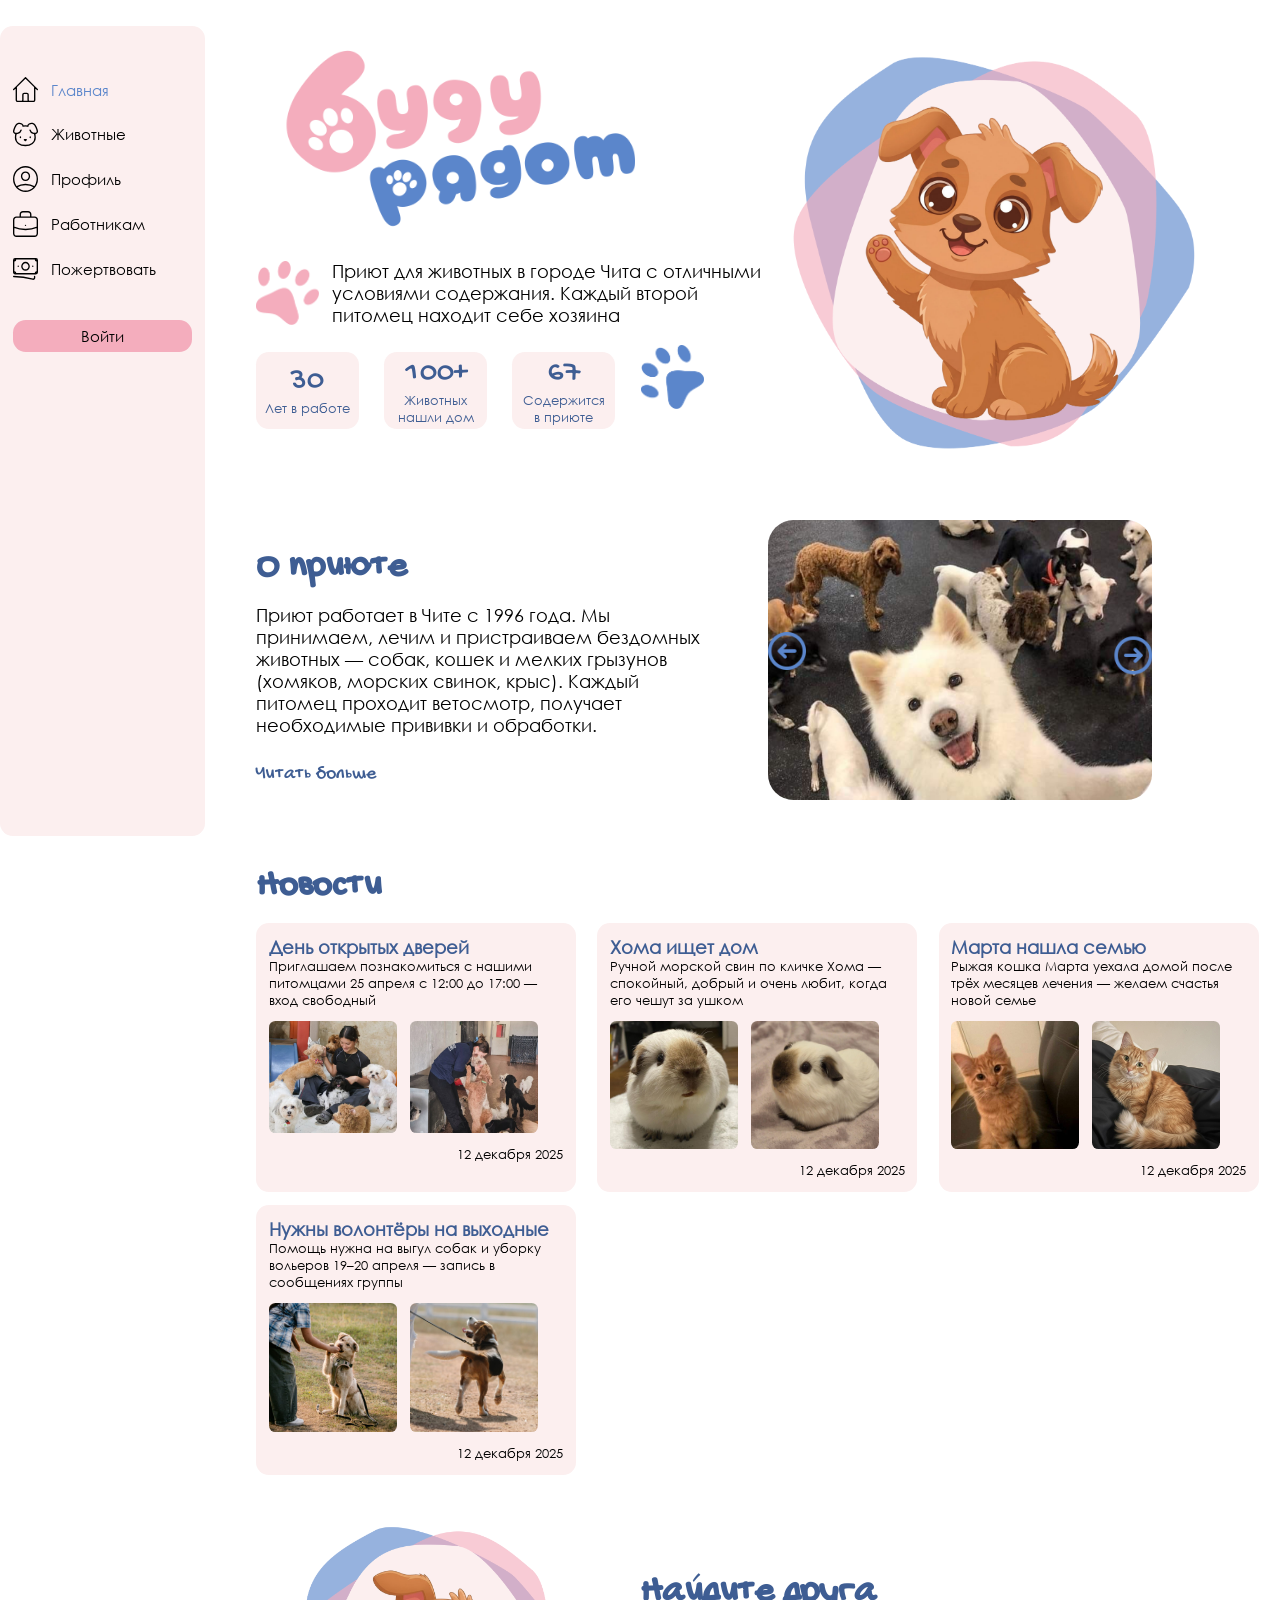
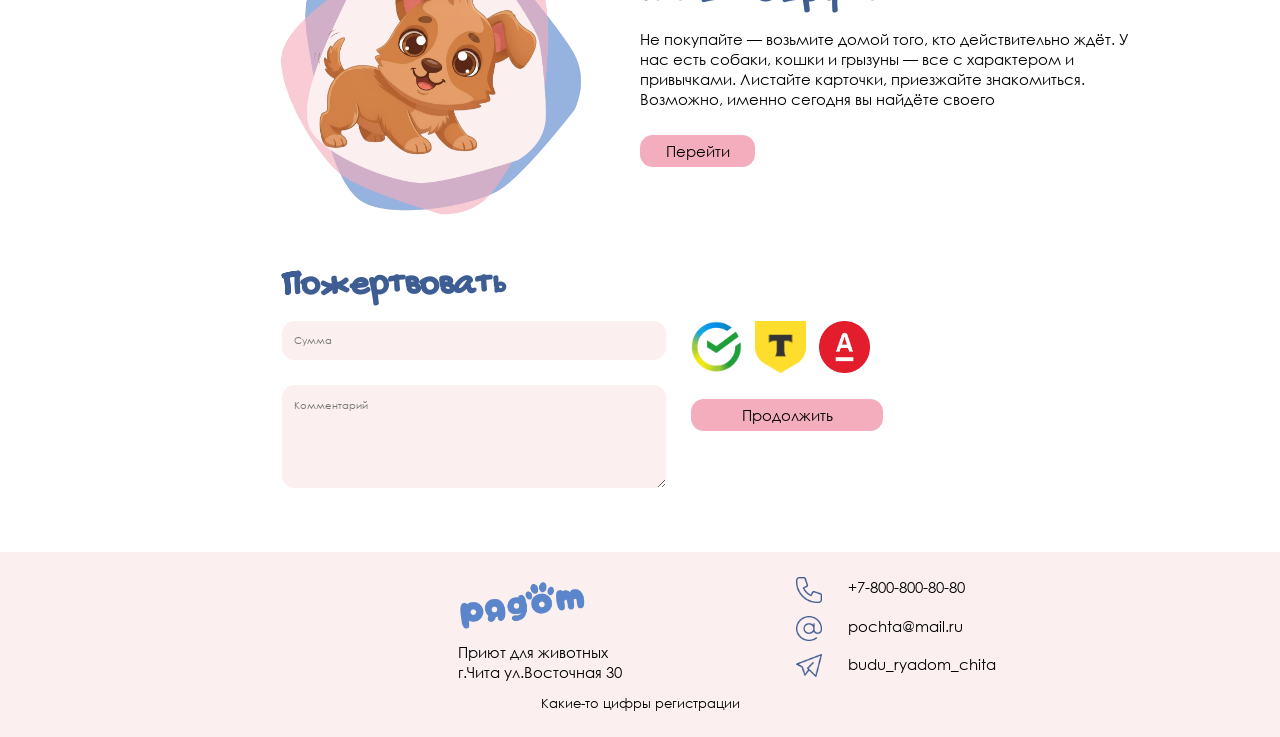
<file: index.html>
<!DOCTYPE html>
<html lang="en">
<head>
    <meta charset="UTF-8">
    <meta name="viewport" content="width=device-width, initial-scale=1.0">
    <link rel="stylesheet" href="./src/styles/styles.css">
    <link rel="icon" href="/src/images/promo_logo.png">
    <link rel="stylesheet" href="./src/styles/main.css">
    <title>Буду рядом</title>
</head>
<body>
    <div class="body">
    <aside class="sidebar">
        <div class="nav-links">
            <div class="nav-link">
                <img src="/src/images/icons/home.svg" alt="">
                <a class="page-active" href="./index.html">Главная</a>
            </div>
            <div class="nav-link">
                <img src="/src/images/icons/pet.svg" alt="">
                <a href="./all_pets.html">Животные</a>
            </div>
            <div class="nav-link">
                <img src="/src/images/icons/user.svg" alt="">
                <a href="./profile.html">Профиль</a>
            </div>
            <div class="nav-link">
                <img src="/src/images/icons/worker.svg" alt="">
                <a href="./worker_page.html">Работникам</a>
            </div>
            <div class="nav-link">
                <img src="/src/images/icons/money.svg" alt="">
                <a href="#donate">Пожертвовать</a>
            </div>
        </div>
        <a href="./login.html" class="my-btn entry-btn">Войти</a>
    </aside>

    <div class="mobile-header">
        <img src="./src/images/logo.png" class="mobile-logo">
        <img class="burger" id="burger-btn" src="./src/images/icons/menu.png">
    </div>

    <div id="burger-menu" class="burger-menu">
        <div class="burger-header">
            <img class="burger" id="close-btn" src="./src/images/icons/close.png">
        </div>
        <div class="nav-links">
            <div class="nav-link">
                <img class="nav-icon" src="/src/images/icons/home.svg" alt="">
                <a class="page-active" href="./index.html">Главная</a>
            </div>
            <div class="nav-link">
                <img class="nav-icon" src="/src/images/icons/pet.svg" alt="">
                <a href="./all_pets.html">Животные</a>
            </div>
            <div class="nav-link">
                <img class="nav-icon" src="/src/images/icons/user.svg" alt="">
                <a href="./profile.html">Профиль</a>
            </div>
            <div class="nav-link">
                <img class="nav-icon" src="/src/images/icons/worker.svg" alt="">
                <a href="./worker_page.html">Работникам</a>
            </div>
            <div class="nav-link">
                <img class="nav-icon" src="/src/images/icons/money.svg" alt="">
                <a href="#donate">Пожертвовать</a>
            </div>
        </div>
    </div>

    <main class="content">
        <div class="promo">
            <div class="promo-content">
                <img src="./src/images/promo_logo.png" class="promo-logo">
                <div class="promo-text">
                    <img src="./src/images/paw_pink.png" class="paw-img">
                    <p>Приют для животных в городе Чита с отличными условиями содержания. Каждый второй питомец находит себе хозяина</p>
                </div>
                <div class="promo-data">
                    <div class="promo-data-el">
                        <p class="promo-data-num">30</p>
                        <p class="promo-data-desc">Лет в работе</p>
                    </div>
                    <div class="promo-data-el">
                        <p class="promo-data-num">100+</p>
                        <p class="promo-data-desc">Животных нашли дом</p>
                    </div>
                    <div class="promo-data-el">
                        <p class="promo-data-num">67</p>
                        <p class="promo-data-desc">Содержится в приюте</p>
                    </div>
                    <img src="./src/images/paw_blue.png" class="paw-img blue-paw">
                </div>
            </div>
            <div class="promo-poster">
                <img src="./src/images/promo_dog.png" class="promo-poster">
            </div>
        </div>
        <div class="mobile-promo">
            <div class="mobile-promo-content">
                <div class="mobile-promo-main">
                    <img src="./src/images/promo_logo.png" class="promo-logo">
                    <div class="mobile-promo-text">
                        <img src="./src/images/paw_pink.png" class="paw-img">
                        <p>Приют для животных в городе Чита с отличными условиями содержания. Каждый второй питомец находит себе хозяина</p>
                    </div>
                </div>
                <div class="mobile-promo-poster">
                    <img src="./src/images/promo_dog.png" class="promo-poster">
                </div>
            </div>
        </div>

        <div class="mobile-promo-data">
            <div class="mobile-promo-data-el">
                <p class="mobile-promo-num">10</p>
                <p class="mobile-promo-desc">Лет в работе</p>
            </div>
            <div class="mobile-promo-data-el">
                <p class="mobile-promo-num">123+</p>
                <p class="mobile-promo-desc">Животных нашли дом</p>
            </div>
            <div class="mobile-promo-data-el">
                <p class="mobile-promo-num">123</p>
                <p class="mobile-promo-desc">Содержится в приюте</p>
            </div>
            <img src="./src/images/paw_blue.png" class="paw-img blue-paw">
        </div>

        <section class="about">
            <div class="about-content">
                <h2>О приюте</h2>
                <p class="about-text">Приют работает в Чите с 1996 года. Мы принимаем, лечим и пристраиваем бездомных животных — собак, кошек и мелких грызунов (хомяков, морских свинок, крыс). Каждый питомец проходит ветосмотр, получает необходимые прививки и обработки.<br></p>
                <p id="get-more-about">Читать больше</p>
            </div>
            <div class="about-slider">
                <button class="slider-btn prev" onclick="prevSlide()"><img src="./src/images/slider-arrow.png"></button>
                <div class="slider" id="slider">
                    <img class="slide" src="./src/images/photos/slide1.png">
                    <img class="slide" src="./src/images/photos/рэсси2.png">
                    <img class="slide" src="./src/images/photos/слайд3.jpg">
                </div>
                <button class="slider-btn next" onclick="nextSlide()"><img src="./src/images/slider-arrow.png"></button>
            </div>
        </section>

        <section class="news">
            <h2>Новости</h2>
            <div class="news-container">
                <div class="new-card">
                    <div class="new-card-text">
                    <h3>День открытых дверей</h3>
                        <p>Приглашаем познакомиться с нашими питомцами 25 апреля с 12:00 до 17:00 — вход свободный</p> 
                    </div>
                    <div class="new-card-photos">
                        <img src="./src/images/photos/new1.png">
                        <img src="./src/images/photos/new2.png">
                    </div>
                    <p class="new-card-date">12 декабря 2025</p>
                </div>
                <div class="new-card">
                    <div class="new-card-text">
                    <h3>Хома ищет дом</h3>
                        <p>Ручной морской свин по кличке Хома — спокойный, добрый и очень любит, когда его чешут за ушком</p> 
                    </div>
                    <div class="new-card-photos">
                        <img src="./src/images/photos/свин1.jpg">
                        <img src="./src/images/photos/свин2.jpg">
                    </div>
                    <p class="new-card-date">12 декабря 2025</p>
                </div>
                <div class="new-card">
                    <div class="new-card-text">
                    <h3>Марта нашла семью</h3>
                        <p>Рыжая кошка Марта уехала домой после трёх месяцев лечения — желаем счастья новой семье</p> 
                    </div>
                    <div class="new-card-photos">
                        <img src="./src/images/photos/кошка1.jpg">
                        <img src="./src/images/photos/кошка2.jpg">
                    </div>
                    <p class="new-card-date">12 декабря 2025</p>
                </div>
                <div class="new-card">
                    <div class="new-card-text">
                    <h3>Нужны волонтёры на выходные</h3>
                        <p>Помощь нужна на выгул собак и уборку вольеров 19–20 апреля — запись в сообщениях группы</p> 
                    </div>
                    <div class="new-card-photos">
                        <img src="./src/images/photos/выгул1.jpg">
                        <img src="./src/images/photos/выгул2.jpg">
                    </div>
                    <p class="new-card-date">12 декабря 2025</p>
                </div>
                <p id="get-more">Показать больше</p>
            </div>
        </section>

        <section class="find">
            <img src="./src/images/find_dog.png" class="find-img">
            <div class="find-content">
                <h2>Найдите друга</h2>
                <p>Не покупайте — возьмите домой того, кто действительно ждёт. У нас есть собаки, кошки и грызуны — все с характером и привычками. Листайте карточки, приезжайте знакомиться. Возможно, именно сегодня вы найдёте своего</p>
                <button class="my-btn" onclick="window.location.href='./all_pets.html'">Перейти</button>
            </div>
        </section>

        <section id="donate" class="donate">
            <h2>Пожертвовать</h2>
            <div class="donate-wrapper">
               <div class="donate-form">
                    <input type="number" placeholder="Сумма" class="my-input">
                    <textarea placeholder="Комментарий" class="text-input my-input"></textarea>
                </div>
                <div class="donate-send">
                    <div class="donate-banks">
                        <img src="./src/images/сбер.png" class="bank">
                        <img src="./src/images/т банк.png" class="bank">
                        <img src="./src/images/альфа.png" class="bank">
                    </div>
                    <button class="donate-btn my-btn">Продолжить</button>
                </div> 
            </div>
        </section>
    </main>
    </div>
    <footer class="footer">
        <div class="footer-wrapper">
            <div class="footer-info">
                <div class="footer-info-main">
                    <img src="./src/images/logo.png" class="footer-logo">
                    <div class="footer-info-data">
                        <p>Приют для животных</p>
                        <p>г.Чита ул.Восточная 30</p>
                    </div>
                </div>
            </div>
            <div class="footer-contacts">
                <div class="footer-contact">
                    <img src="./src/images/icons/phone.png" class="contact-icon">
                    <p>+7-800-800-80-80</p>
                </div>
                <div class="footer-contact">
                    <img src="./src/images/icons/pochta.png" class="contact-icon">
                    <p>pochta@mail.ru</p>
                </div>
                <div class="footer-contact">
                    <img src="./src/images/icons/telega.png" class="contact-icon">
                    <p>budu_ryadom_chita</p>
                </div>
            </div>
        </div>
        <p class="footer-number">Какие-то цифры регистрации</p>
    </footer>

    <script src="./src/script.js" defer></script>
</body>
</html>
</file>
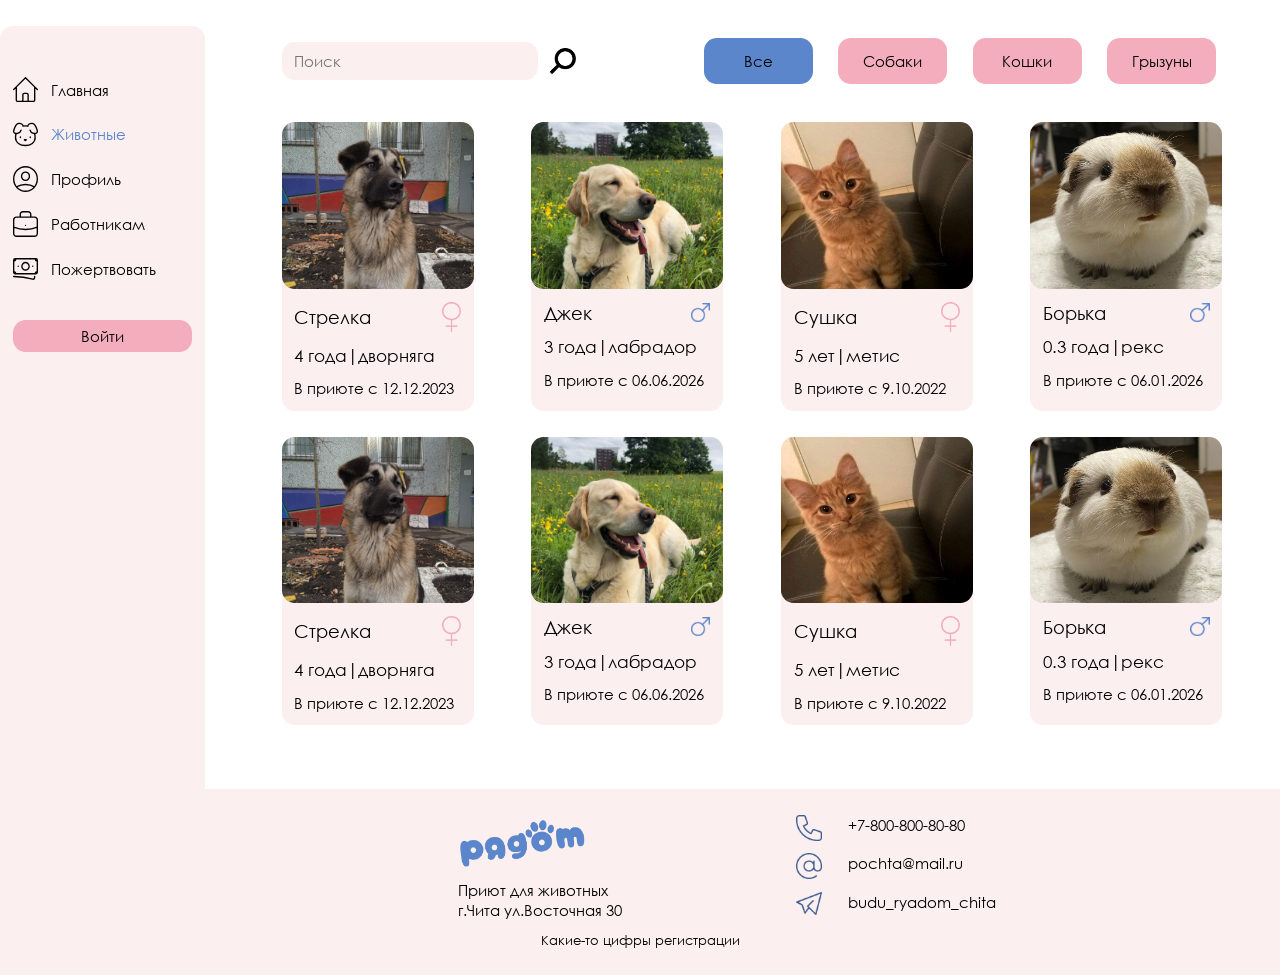
<file: all_pets.html>
<!DOCTYPE html>
<html lang="en">
<head>
    <meta charset="UTF-8">
    <meta name="viewport" content="width=device-width, initial-scale=1.0">
    <link rel="stylesheet" href="./src/styles/pets.css">
    <link rel="icon" href="/src/images/promo_logo.png">
    <link rel="stylesheet" href="./src/styles/main.css">
    <title>Буду рядом</title>
</head>
<body>
    <div class="body">
    <aside class="sidebar">
        <div class="nav-links">
            <div class="nav-link">
                <img src="/src/images/icons/home.svg" alt="">
                <a href="./index.html">Главная</a>
            </div>
            <div class="nav-link">
                <img src="/src/images/icons/pet.svg" alt="">
                <a class="page-active" href="./all_pets.html">Животные</a>
            </div>
            <div class="nav-link">
                <img src="/src/images/icons/user.svg" alt="">
                <a href="./profile.html">Профиль</a>
            </div>
            <div class="nav-link">
                <img src="/src/images/icons/worker.svg" alt="">
                <a href="./worker_page.html">Работникам</a>
            </div>
            <div class="nav-link">
                <img src="/src/images/icons/money.svg" alt="">
                <a href="./index.html#donate">Пожертвовать</a>
            </div>
        </div>
        <a href="./login.html" class="my-btn entry-btn">Войти</a>
    </aside>

    <div class="mobile-header">
        <img src="./src/images/logo.png" class="mobile-logo">
        <div class="mobile-search-input">
            <input type="search" placeholder="Поиск" class="my-input">
            <img class="search-btn" src="./src/images/icons/search.png">
        </div>
        <img class="burger" id="burger-btn" src="./src/images/icons/menu.png">
    </div>

    <div id="burger-menu" class="burger-menu">
        <div class="burger-header">
            <img class="burger" id="close-btn" src="./src/images/icons/close.png">
        </div>
        <div class="nav-links">
            <div class="nav-link">
                <img class="nav-icon" src="/src/images/icons/home.svg" alt="">
                <a href="./index.html">Главная</a>
            </div>
            <div class="nav-link">
                <img class="nav-icon" src="/src/images/icons/pet.svg" alt="">
                <a class="page-active" href="./all_pets.html">Животные</a>
            </div>
            <div class="nav-link">
                <img class="nav-icon" src="/src/images/icons/user.svg" alt="">
                <a href="./profile.html">Профиль</a>
            </div>
            <div class="nav-link">
                <img class="nav-icon" src="/src/images/icons/worker.svg" alt="">
                <a href="./worker_page.html">Работникам</a>
            </div>
            <div class="nav-link">
                <img class="nav-icon" src="/src/images/icons/money.svg" alt="">
                <a href="./index.html#donate">Пожертвовать</a>
            </div>
        </div>
    </div>

    <main class="content">
        <section class="search-line">
            <div class="search-input">
                <input type="search" placeholder="Поиск" class="my-input">
                <img class="search-btn" src="./src/images/icons/search.png">
            </div>
            <div class="filters">
                <div class="filter active">Все</div>
                <div class="filter">Собаки</div>
                <div class="filter">Кошки</div>
                <div class="filter">Грызуны</div>
            </div>
        </section>

        <section class="pets-cards">
            <div class="pet-card dog" onclick="window.location.href='./pet_card.html'">
                <img src="./src/images/photos/card1.png" class="card-img">
                <div class="card-content">
                    <div class="card-name-gender">
                        <p>Стрелка</p>
                        <img class="gender-icon" src="./src/images/icons/female.png">
                    </div>
                    <div class="card-pet-info">4 года|дворняга</div>
                    <div class="card-date">В приюте с 12.12.2023</div>
                </div>
            </div>
            <div class="pet-card dog" onclick="window.location.href='./pet_card.html'">
                <img src="./src/images/photos/card2.png" class="card-img">
                <div class="card-content">
                    <div class="card-name-gender">
                        <p>Джек</p>
                        <img class="gender-icon" src="./src/images/icons/male.png">
                    </div>
                    <div class="card-pet-info">3 года|лабрадор</div>
                    <div class="card-date">В приюте с 06.06.2026</div>
                </div>
            </div>
            <div class="pet-card cat" onclick="window.location.href='./pet_card.html'">
                <img src="./src/images/photos/кошка1.jpg" class="card-img">
                <div class="card-content">
                    <div class="card-name-gender">
                        <p>Сушка</p>
                        <img class="gender-icon" src="./src/images/icons/female.png">
                    </div>
                    <div class="card-pet-info">5 лет|метис</div>
                    <div class="card-date">В приюте с 9.10.2022</div>
                </div>
            </div>
            <div class="pet-card rodent" onclick="window.location.href='./pet_card.html'">
                <img src="./src/images/photos/свин1.jpg" class="card-img">
                <div class="card-content">
                    <div class="card-name-gender">
                        <p>Борька</p>
                        <img class="gender-icon" src="./src/images/icons/male.png">
                    </div>
                    <div class="card-pet-info">0.3 года|рекс</div>
                    <div class="card-date">В приюте с 06.01.2026</div>
                </div>
            </div>
            <div class="pet-card dog" onclick="window.location.href='./pet_card.html'">
                <img src="./src/images/photos/card1.png" class="card-img">
                <div class="card-content">
                    <div class="card-name-gender">
                        <p>Стрелка</p>
                        <img class="gender-icon" src="./src/images/icons/female.png">
                    </div>
                    <div class="card-pet-info">4 года|дворняга</div>
                    <div class="card-date">В приюте с 12.12.2023</div>
                </div>
            </div>
            <div class="pet-card dog" onclick="window.location.href='./pet_card.html'">
                <img src="./src/images/photos/card2.png" class="card-img">
                <div class="card-content">
                    <div class="card-name-gender">
                        <p>Джек</p>
                        <img class="gender-icon" src="./src/images/icons/male.png">
                    </div>
                    <div class="card-pet-info">3 года|лабрадор</div>
                    <div class="card-date">В приюте с 06.06.2026</div>
                </div>
            </div>
            <div class="pet-card cat" onclick="window.location.href='./pet_card.html'">
                <img src="./src/images/photos/кошка1.jpg" class="card-img">
                <div class="card-content">
                    <div class="card-name-gender">
                        <p>Сушка</p>
                        <img class="gender-icon" src="./src/images/icons/female.png">
                    </div>
                    <div class="card-pet-info">5 лет|метис</div>
                    <div class="card-date">В приюте с 9.10.2022</div>
                </div>
            </div>
            <div class="pet-card rodent" onclick="window.location.href='./pet_card.html'">
                <img src="./src/images/photos/свин1.jpg" class="card-img">
                <div class="card-content">
                    <div class="card-name-gender">
                        <p>Борька</p>
                        <img class="gender-icon" src="./src/images/icons/male.png">
                    </div>
                    <div class="card-pet-info">0.3 года|рекс</div>
                    <div class="card-date">В приюте с 06.01.2026</div>
                </div>
            </div>

        </section>
    </main>
    </div>

    <footer class="footer">
        <div class="footer-wrapper">
            <div class="footer-info">
                <div class="footer-info-main">
                    <img src="./src/images/logo.png" class="footer-logo">
                    <div class="footer-info-data">
                        <p>Приют для животных</p>
                        <p>г.Чита ул.Восточная 30</p>
                    </div>
                </div>
                
            </div>
            <div class="footer-contacts">
                <div class="footer-contact">
                    <img src="./src/images/icons/phone.png" class="contact-icon">
                    <p>+7-800-800-80-80</p>
                </div>
                <div class="footer-contact">
                    <img src="./src/images/icons/pochta.png" class="contact-icon">
                    <p>pochta@mail.ru</p>
                </div>
                <div class="footer-contact">
                    <img src="./src/images/icons/telega.png" class="contact-icon">
                    <p>budu_ryadom_chita</p>
                </div>
            </div>
        </div>
        <p class="footer-number">Какие-то цифры регистрации</p>
    </footer>

    <script src="./src/script.js" defer></script>
</body>
</html>
</file>
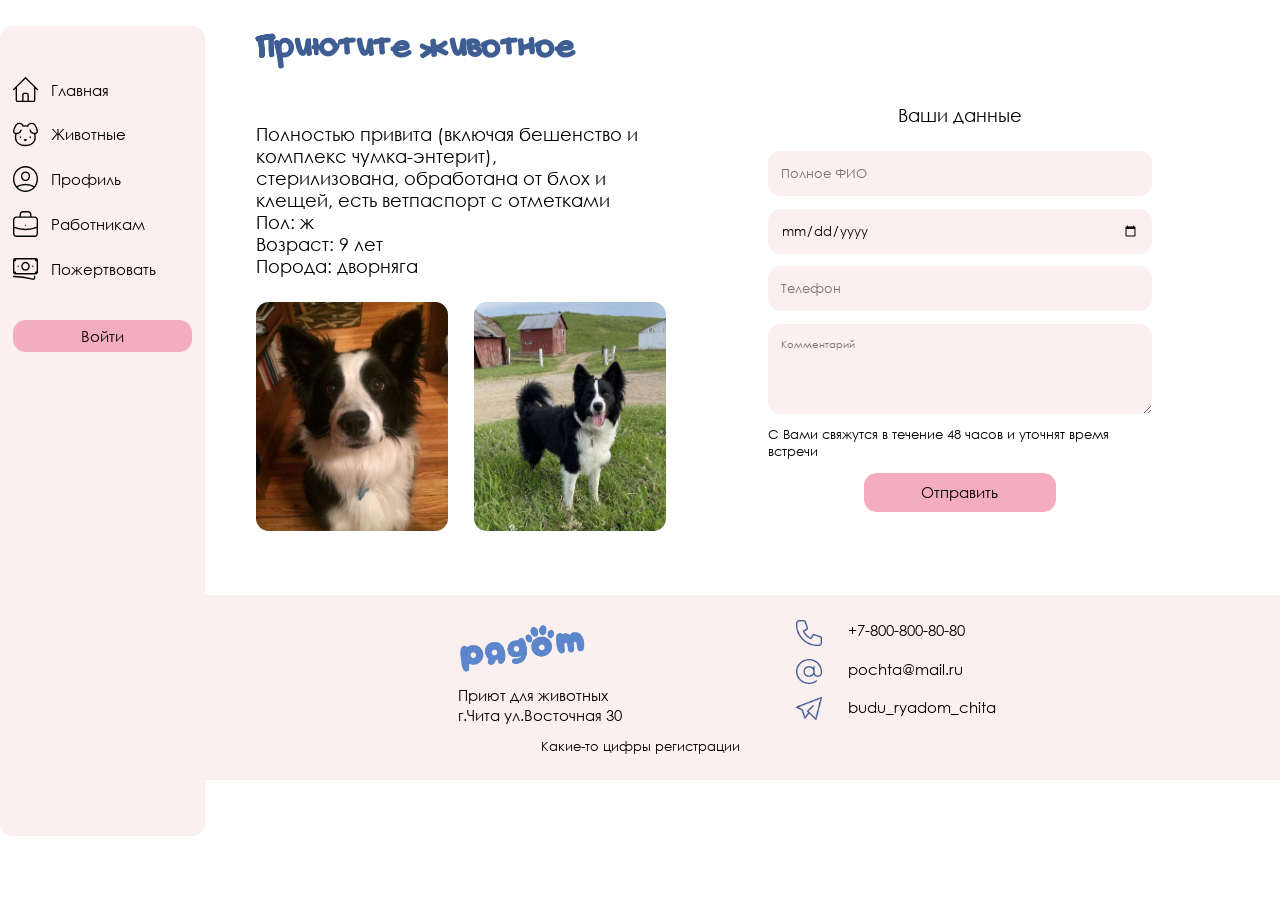
<file: apply.html>
<!DOCTYPE html>
<html lang="en">
<head>
    <meta charset="UTF-8">
    <meta name="viewport" content="width=device-width, initial-scale=1.0">
    <link rel="icon" href="/src/images/promo_logo.png">
    <link rel="stylesheet" href="./src/styles/main.css">
    <link rel="stylesheet" href="./src/styles/apply.css">
    <title>Буду рядом</title>
</head>
<body>
    <div class="body">
    <aside class="sidebar">
        <div class="nav-links">
            <div class="nav-link">
                <img src="/src/images/icons/home.svg" alt="">
                <a href="./index.html">Главная</a>
            </div>
            <div class="nav-link">
                <img src="/src/images/icons/pet.svg" alt="">
                <a href="./all_pets.html">Животные</a>
            </div>
            <div class="nav-link">
                <img src="/src/images/icons/user.svg" alt="">
                <a href="./profile.html">Профиль</a>
            </div>
            <div class="nav-link">
                <img src="/src/images/icons/worker.svg" alt="">
                <a href="./worker_page.html">Работникам</a>
            </div>
            <div class="nav-link">
                <img src="/src/images/icons/money.svg" alt="">
                <a href="./index.html#donate">Пожертвовать</a>
            </div>
        </div>
        <a href="./login.html" class="my-btn entry-btn">Войти</a>
    </aside>

    <div class="mobile-header">
        <img src="./src/images/logo.png" class="mobile-logo">
        <img class="burger" id="burger-btn" src="./src/images/icons/menu.png">
    </div>

    <div id="burger-menu" class="burger-menu">
        <div class="burger-header">
            <img class="burger" id="close-btn" src="./src/images/icons/close.png">
        </div>
        <div class="nav-links">
            <div class="nav-link">
                <img class="nav-icon" src="/src/images/icons/home.svg" alt="">
                <a href="./index.html">Главная</a>
            </div>
            <div class="nav-link">
                <img class="nav-icon" src="/src/images/icons/pet.svg" alt="">
                <a href="./all_pets.html">Животные</a>
            </div>
            <div class="nav-link">
                <img class="nav-icon" src="/src/images/icons/user.svg" alt="">
                <a href="./profile.html">Профиль</a>
            </div>
            <div class="nav-link">
                <img class="nav-icon" src="/src/images/icons/worker.svg" alt="">
                <a href="./worker_page.html">Работникам</a>
            </div>
            <div class="nav-link">
                <img class="nav-icon" src="/src/images/icons/money.svg" alt="">
                <a href="./index.html#donate">Пожертвовать</a>
            </div>
        </div>
    </div>

    <main class="content">
        <h2>Приютите животное</h2>
        <div class="main-wrapper">
            <div class="pet-info">
                <p>Полностью привита (включая бешенство и комплекс чумка-энтерит), стерилизована, обработана от блох и клещей, есть ветпаспорт с отметками<br>
                Пол: ж<br>
            Возраст: 9 лет<br>
        Порода: дворняга</p>
                <div class="pet-images">
                    <img class="pet-img" src="./src/images/photos/border1.png">
                    <img class="pet-img tablet" src="./src/images/photos/border2.png">
                </div>
            </div>
            <div class="pets-form-wrapper">
                <p>Ваши данные</p>
                <form class="pets-form">
                    <input type="text" placeholder="Полное ФИО" class="my-input">
                    <input type="date" placeholder="Дата рождения" class="my-input">
                    <input type="text" placeholder="Телефон" class="my-input">
                    <textarea placeholder="Комментарий" class="my-input comment"></textarea>
                    <p class="warning">С Вами свяжутся в течение 48 часов и уточнят время встречи</p>
                    <button type="submit" class="my-btn">Отправить</button>
                </form>
            </div>
        </div>
    </main>
    </div>

    <footer class="footer">
        <div class="footer-wrapper">
            <div class="footer-info">
                <div class="footer-info-main">
                    <img src="./src/images/logo.png" class="footer-logo">
                    <div class="footer-info-data">
                        <p>Приют для животных</p>
                        <p>г.Чита ул.Восточная 30</p>
                    </div>
                </div>
                
            </div>
            <div class="footer-contacts">
                <div class="footer-contact">
                    <img src="./src/images/icons/phone.png" class="contact-icon">
                    <p>+7-800-800-80-80</p>
                </div>
                <div class="footer-contact">
                    <img src="./src/images/icons/pochta.png" class="contact-icon">
                    <p>pochta@mail.ru</p>
                </div>
                <div class="footer-contact">
                    <img src="./src/images/icons/telega.png" class="contact-icon">
                    <p>budu_ryadom_chita</p>
                </div>
            </div>
        </div>
        <p class="footer-number">Какие-то цифры регистрации</p>
    </footer>

    <script src="./src/script.js" defer></script>
</body>
</html>
</file>
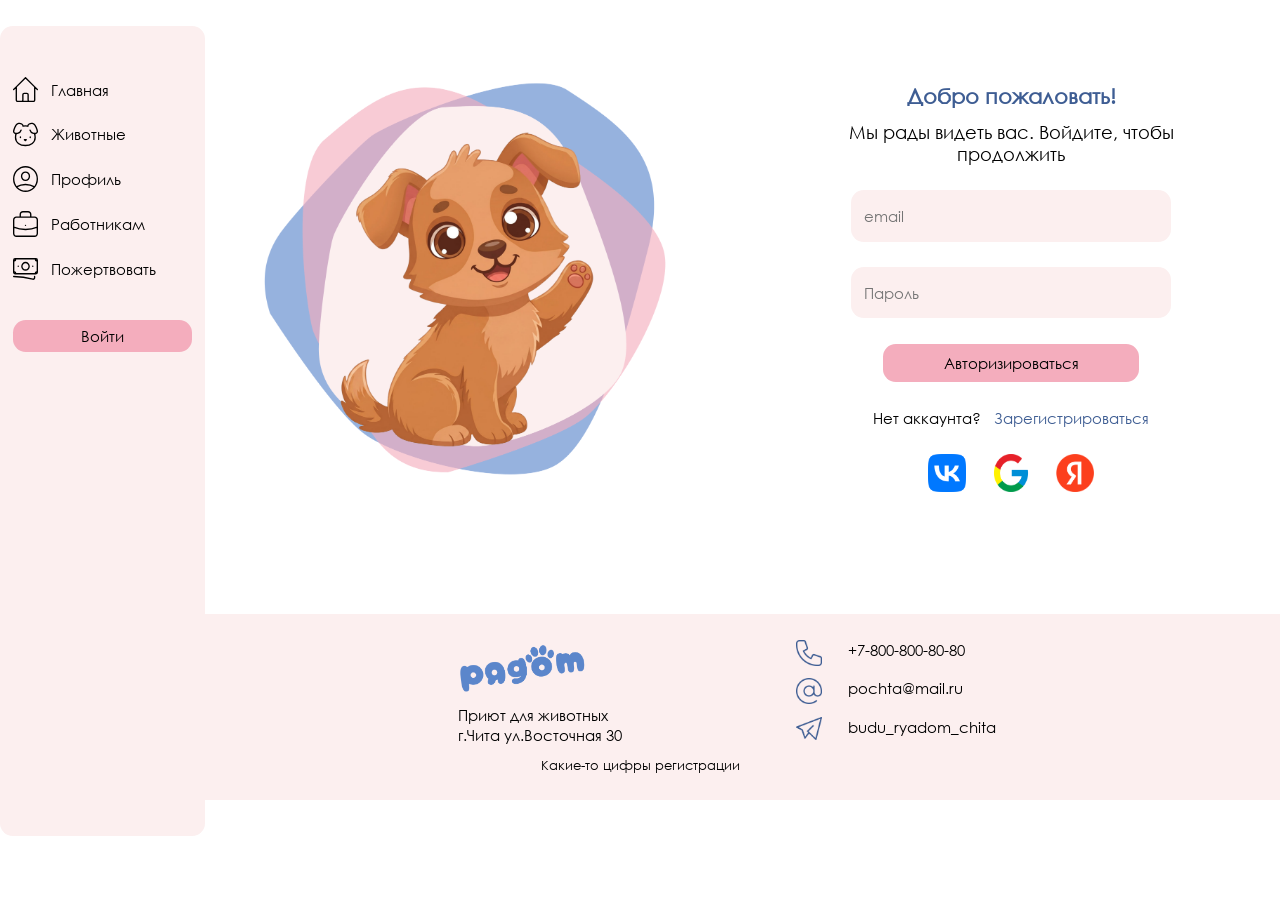
<file: login.html>
<!DOCTYPE html>
<html lang="en">
<head>
    <meta charset="UTF-8">
    <meta name="viewport" content="width=device-width, initial-scale=1.0">
    <link rel="stylesheet" href="./src/styles/auth.css">
    <link rel="icon" href="/src/images/promo_logo.png">
    <link rel="stylesheet" href="./src/styles/main.css">
    <title>Буду рядом</title>
</head>
<body>
    <div class="body">
    <aside class="sidebar">
        <div class="nav-links">
            <div class="nav-link">
                <img src="/src/images/icons/home.svg" alt="">
                <a href="./index.html">Главная</a>
            </div>
            <div class="nav-link">
                <img src="/src/images/icons/pet.svg" alt="">
                <a href="./all_pets.html">Животные</a>
            </div>
            <div class="nav-link">
                <img src="/src/images/icons/user.svg" alt="">
                <a href="./profile.html">Профиль</a>
            </div>
            <div class="nav-link">
                <img src="/src/images/icons/worker.svg" alt="">
                <a href="./worker_page.html">Работникам</a>
            </div>
            <div class="nav-link">
                <img src="/src/images/icons/money.svg" alt="">
                <a href="./index.html#donate">Пожертвовать</a>
            </div>
        </div>
        <a href="./login.html" class="my-btn entry-btn">Войти</a>
    </aside>

    <main class="content">
        <section class="auth-wrapper">
            <div class="auth-poster">
                <img class="mobile-logo" src="./src/images/auth-poster.png" alt="">
                <img src="./src/images/promo_dog.png" class="auth-poster log">
            </div>
            <div class="auth-form">
                <div class="welcome">
                    <h3>Добро пожаловать!</h3>
                    <p>Мы рады видеть вас. Войдите, чтобы продолжить</p>
                </div>
                <form class="auth-form-input">
                    <input type="email" placeholder="email" class="my-input">
                    <input type="password" placeholder="Пароль" class="my-input">
                    <button type="submit" class="my-btn">Авторизироваться</button>
                </form>
                <p class="entry-link">Нет аккаунта?<span><a href="./register.html">Зарегистрироваться</a></span></p>
                <div class="entry-with">
                    <img src="./src/images/вк.png" class="entry-el">
                    <img src="./src/images/гугл.png" class="entry-el">
                    <img src="./src/images/яндекс.png" class="entry-el">
                </div>
            </div>
        </section>
    </main>
    </div>

    <footer class="footer">
        <div class="footer-wrapper">
            <div class="footer-info">
                <div class="footer-info-main">
                    <img src="./src/images/logo.png" class="footer-logo">
                    <div class="footer-info-data">
                        <p>Приют для животных</p>
                        <p>г.Чита ул.Восточная 30</p>
                    </div>
                </div>
                
            </div>
            <div class="footer-contacts">
                <div class="footer-contact">
                    <img src="./src/images/icons/phone.png" class="contact-icon">
                    <p>+7-800-800-80-80</p>
                </div>
                <div class="footer-contact">
                    <img src="./src/images/icons/pochta.png" class="contact-icon">
                    <p>pochta@mail.ru</p>
                </div>
                <div class="footer-contact">
                    <img src="./src/images/icons/telega.png" class="contact-icon">
                    <p>budu_ryadom_chita</p>
                </div>
            </div>
        </div>
        <p class="footer-number">Какие-то цифры регистрации</p>
    </footer>
</body>
</html>
</file>
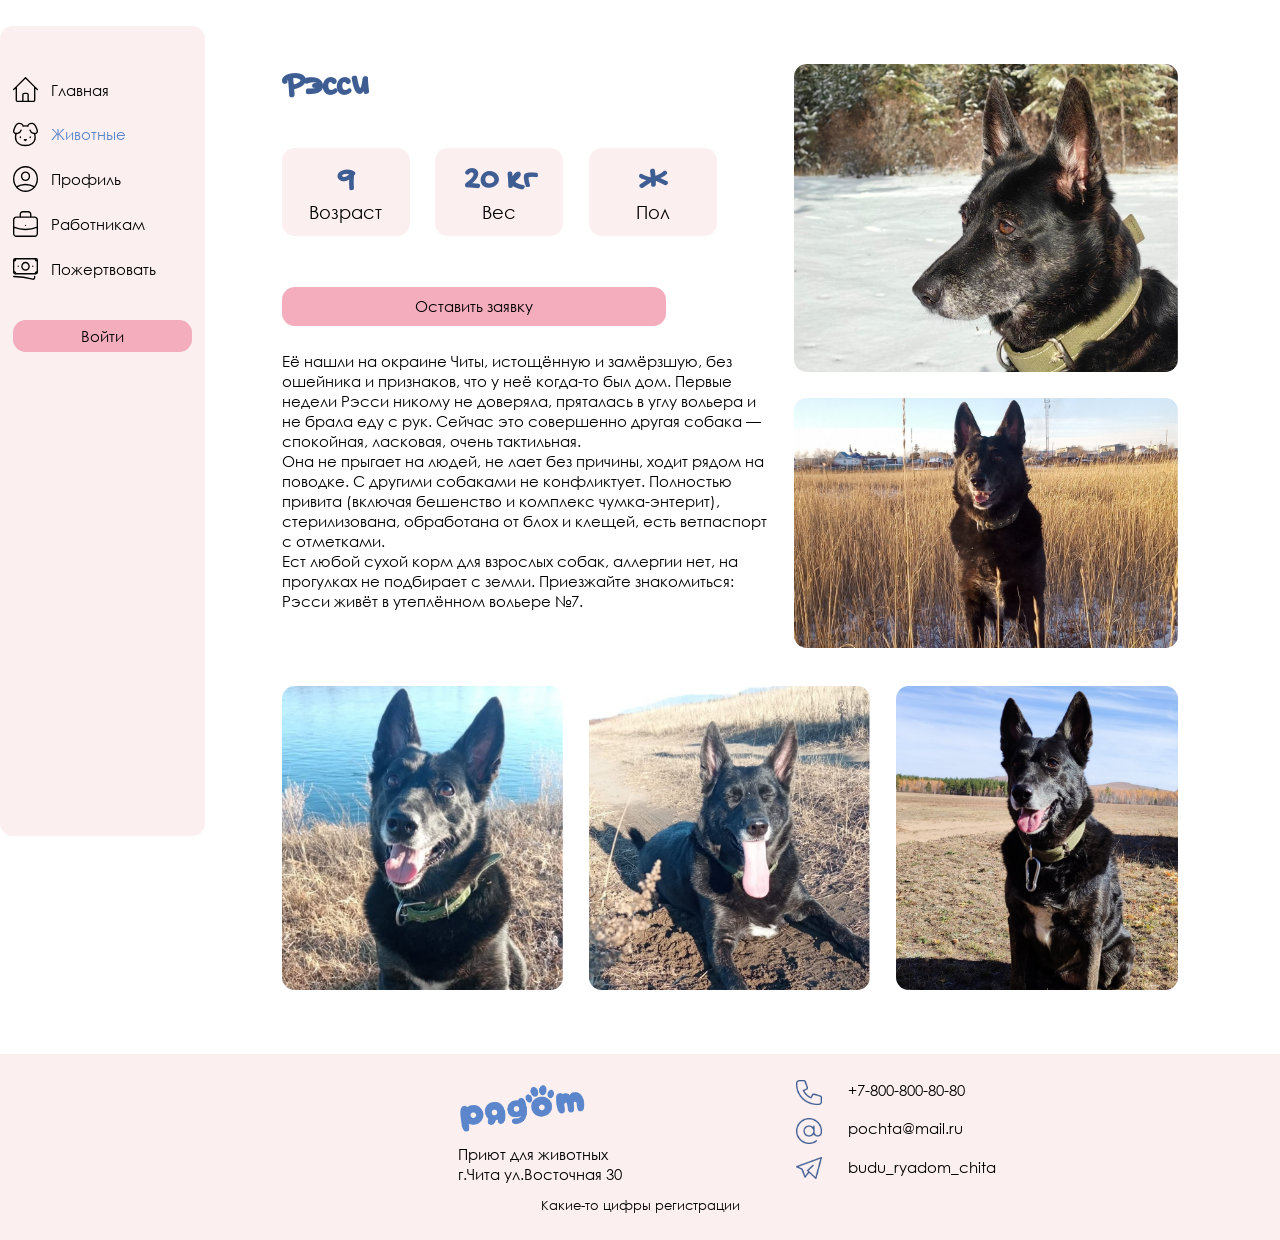
<file: pet_card.html>
<!DOCTYPE html>
<html lang="en">
<head>
    <meta charset="UTF-8">
    <meta name="viewport" content="width=device-width, initial-scale=1.0">
    <link rel="icon" href="/src/images/promo_logo.png">
    <link rel="stylesheet" href="./src/styles/main.css">
     <link rel="stylesheet" href="./src/styles/pet_card.css">
    <title>Буду рядом</title>
</head>
<body>
    <div class="body">
    <aside class="sidebar">
       <div class="nav-links">
            <div class="nav-link">
                <img src="/src/images/icons/home.svg" alt="">
                <a href="./index.html">Главная</a>
            </div>
            <div class="nav-link">
                <img src="/src/images/icons/pet.svg" alt="">
                <a class="page-active" href="./all_pets.html">Животные</a>
            </div>
            <div class="nav-link">
                <img src="/src/images/icons/user.svg" alt="">
                <a href="./profile.html">Профиль</a>
            </div>
            <div class="nav-link">
                <img src="/src/images/icons/worker.svg" alt="">
                <a href="./worker_page.html">Работникам</a>
            </div>
            <div class="nav-link">
                <img src="/src/images/icons/money.svg" alt="">
                <a href="./index.html#donate">Пожертвовать</a>
            </div>
        </div>
        <a href="./login.html" class="my-btn entry-btn">Войти</a>
    </aside>

    <div class="mobile-header">
        <img src="./src/images/logo.png" class="mobile-logo">
        <img class="burger" id="burger-btn" src="./src/images/icons/menu.png">
    </div>

    <div id="burger-menu" class="burger-menu">
        <div class="burger-header">
            <img class="burger" id="close-btn" src="./src/images/icons/close.png">
        </div>
        <div class="nav-links">
            <div class="nav-link">
                <img class="nav-icon" src="/src/images/icons/home.svg" alt="">
                <a href="./index.html">Главная</a>
            </div>
            <div class="nav-link">
                <img class="nav-icon" src="/src/images/icons/pet.svg" alt="">
                <a class="page-active" href="./all_pets.html">Животные</a>
            </div>
            <div class="nav-link">
                <img class="nav-icon" src="/src/images/icons/user.svg" alt="">
                <a href="./profile.html">Профиль</a>
            </div>
            <div class="nav-link">
                <img class="nav-icon" src="/src/images/icons/worker.svg" alt="">
                <a href="./worker_page.html">Работникам</a>
            </div>
            <div class="nav-link">
                <img class="nav-icon" src="/src/images/icons/money.svg" alt="">
                <a href="./index.html#donate">Пожертвовать</a>
            </div>
        </div>
        
    </div>

    <main class="content">
        <div class="main-info">

            <div class="mobile-photos">
                <img class="slide" src="./src/images/photos/рэсси2.png">
            </div>

            <div class="left-column">
                <h2 class="pet-name">Рэсси</h2>
                <div class="info-cards">
                    <div class="info-card">
                        <h3 class="info-heading">9</h3>
                        <p>Возраст</p>
                    </div>
                    <div class="info-card">
                        <h3 class="info-heading">20 кг</h3>
                        <p>Вес</p>
                    </div>
                    <div class="info-card">
                        <h3 class="info-heading">Ж</h3>
                        <p>Пол</p>
                    </div>
                </div>
                <button class="send my-btn" onclick="window.location.href='./apply.html'">Оставить заявку</button>
                <p class="description">Её нашли на окраине Читы, истощённую и замёрзшую, без ошейника и признаков, что у неё когда-то был дом. Первые недели Рэсси никому не доверяла, пряталась в углу вольера и не брала еду с рук. Сейчас это совершенно другая собака — спокойная, ласковая, очень тактильная. <br>Она не прыгает на людей, не лает без причины, ходит рядом на поводке. С другими собаками не конфликтует. Полностью привита (включая бешенство и комплекс чумка-энтерит), стерилизована, обработана от блох и клещей, есть ветпаспорт с отметками. <br>Ест любой сухой корм для взрослых собак, аллергии нет, на прогулках не подбирает с земли. Приезжайте знакомиться: Рэсси живёт в утеплённом вольере №7.</p>
            </div>
            <div class="right-column">
                <img class="pet-photo" src="./src/images/photos/рэсси1.png">
                <img class="pet-photo" src="./src/images/photos/рэсси2.png">
            </div>
        </div>
        <div class="photo-gallery">
            <img class="pet-photo" src="./src/images/photos/рэсси3.png">
            <img class="pet-photo" src="./src/images/photos/рэсси4.png">
            <img class="pet-photo" src="./src/images/photos/рэсси5.png">
        </div>
    </main>
    </div>


    <footer class="footer">
        <div class="footer-wrapper">
            <div class="footer-info">
                <div class="footer-info-main">
                    <img src="./src/images/logo.png" class="footer-logo">
                    <div class="footer-info-data">
                        <p>Приют для животных</p>
                        <p>г.Чита ул.Восточная 30</p>
                    </div>
                </div>
                
            </div>
            <div class="footer-contacts">
                <div class="footer-contact">
                    <img src="./src/images/icons/phone.png" class="contact-icon">
                    <p>+7-800-800-80-80</p>
                </div>
                <div class="footer-contact">
                    <img src="./src/images/icons/pochta.png" class="contact-icon">
                    <p>pochta@mail.ru</p>
                </div>
                <div class="footer-contact">
                    <img src="./src/images/icons/telega.png" class="contact-icon">
                    <p>budu_ryadom_chita</p>
                </div>
            </div>
        </div>
        <p class="footer-number">Какие-то цифры регистрации</p>
    </footer>

    <script src="./src/script.js" defer></script>
</body>
</html>
</file>
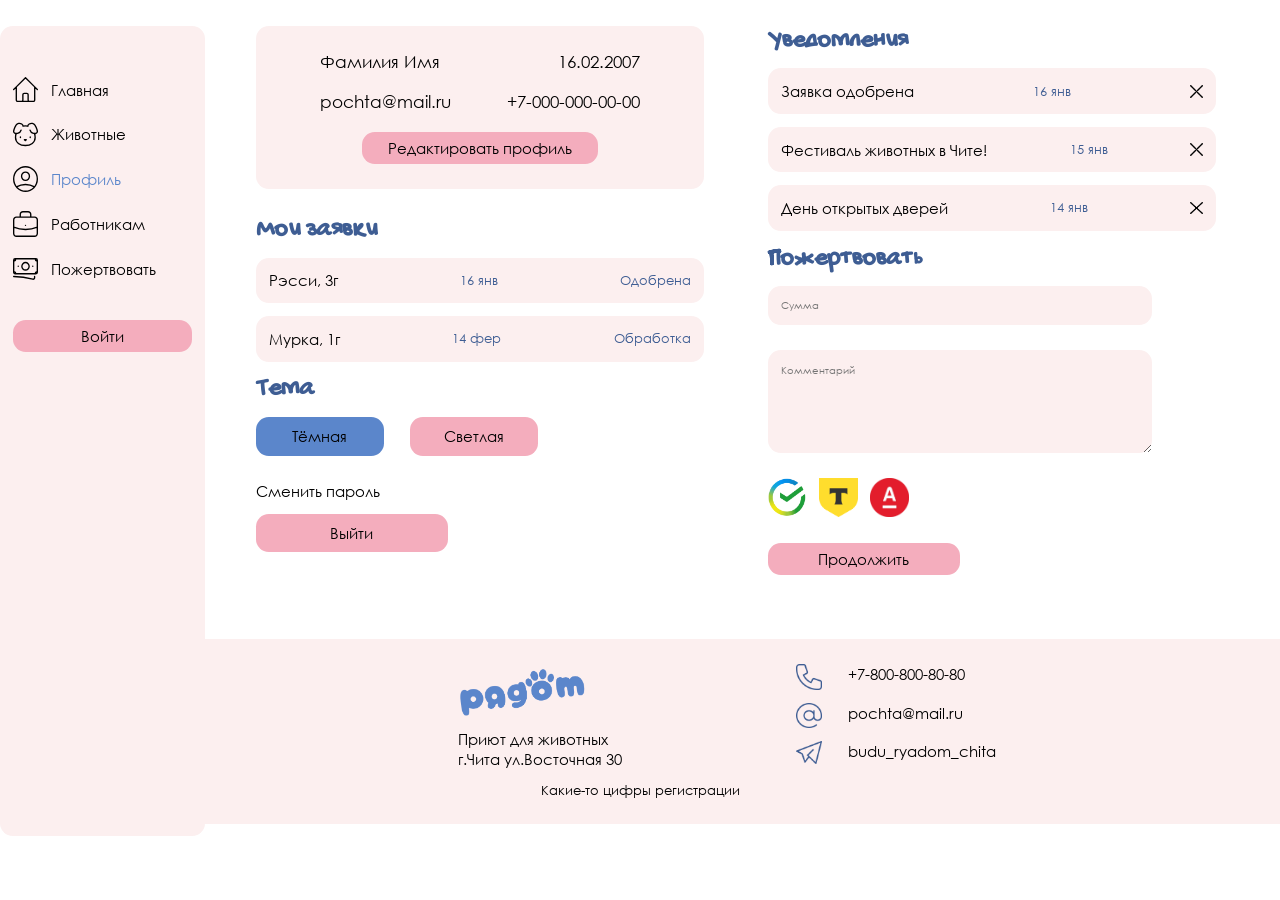
<file: profile.html>
<!DOCTYPE html>
<html lang="en">
<head>
    <meta charset="UTF-8">
    <meta name="viewport" content="width=device-width, initial-scale=1.0">
    <link rel="icon" href="/src/images/promo_logo.png">
    <link rel="stylesheet" href="./src/styles/main.css">
    <link rel="stylesheet" href="./src/styles/profile.css">
    <title>Буду рядом</title>
</head>
<body>
    <div class="body">
    <aside class="sidebar">
        <div class="nav-links">
            <div class="nav-link">
                <img src="/src/images/icons/home.svg" alt="">
                <a href="./index.html">Главная</a>
            </div>
            <div class="nav-link">
                <img src="/src/images/icons/pet.svg" alt="">
                <a href="./all_pets.html">Животные</a>
            </div>
            <div class="nav-link">
                <img src="/src/images/icons/user.svg" alt="">
                <a class="page-active" href="./profile.html">Профиль</a>
            </div>
            <div class="nav-link">
                <img src="/src/images/icons/worker.svg" alt="">
                <a href="./worker_page.html">Работникам</a>
            </div>
            <div class="nav-link">
                <img src="/src/images/icons/money.svg" alt="">
                <a href="./index.html#donate">Пожертвовать</a>
            </div>
        </div>
        <a href="./login.html" class="my-btn entry-btn">Войти</a>
    </aside>

    <div class="mobile-header">
        <img src="./src/images/logo.png" class="mobile-logo">
        <img class="burger" id="burger-btn" src="./src/images/icons/menu.png">
    </div>

    <div id="burger-menu" class="burger-menu">
        <div class="burger-header">
            <img class="burger" id="close-btn" src="./src/images/icons/close.png">
        </div>
        <div class="nav-links">
            <div class="nav-link">
                <img class="nav-icon" src="/src/images/icons/home.svg" alt="">
                <a href="./index.html">Главная</a>
            </div>
            <div class="nav-link">
                <img class="nav-icon" src="/src/images/icons/pet.svg" alt="">
                <a href="./all_pets.html">Животные</a>
            </div>
            <div class="nav-link">
                <img class="nav-icon" src="/src/images/icons/user.svg" alt="">
                <a class="page-active" href="./profile.html">Профиль</a>
            </div>
            <div class="nav-link">
                <img class="nav-icon" src="/src/images/icons/worker.svg" alt="">
                <a href="./worker_page.html">Работникам</a>
            </div>
            <div class="nav-link">
                <img class="nav-icon" src="/src/images/icons/money.svg" alt="">
                <a href="./index.html#donate">Пожертвовать</a>
            </div>
        </div>
    </div>

    <main class="content">
        <div class="main-wrapper">
            <div class="left-column">
                <div class="profile-info">
                    <div class="info-row">
                        <p>Фамилия Имя</p>
                        <p>16.02.2007</p>
                    </div>
                    <div class="info-row">
                        <p>pochta@mail.ru</p>
                        <p>+7-000-000-00-00</p>
                    </div>
                    <button class="my-btn">Редактировать профиль</button>
                </div>
                <div class="applies">
                    <h3>Мои заявки</h3>
                    <div class="apply">
                        <p class="apply-pet">Рэсси, 3г</p>
                        <p class="date">16 янв</p>
                        <p class="apply-status">Одобрена</p>
                    </div>
                    <div class="apply">
                        <p class="apply-pet">Мурка, 1г</p>
                        <p class="date">14 фер</p>
                        <p class="apply-status">Обработка</p>
                    </div>
                </div>
                <div class="settings">
                    <h3>Тема</h3>
                    <div class="theme-buttons">
                        <button class="theme-toggle dark">Тёмная</button>
                        <button class="theme-toggle light">Светлая</button>
                    </div>
                    <p>Сменить пароль</p>
                    <button class="my-btn exit">Выйти</button>
                </div>
            </div>
            <div class="right-column">
                <div class="applies">
                    <h3>Уведомления</h3>
                    <div class="apply">
                        <p class="apply-pet">Заявка одобрена</p>
                        <p class="date">16 янв</p>
                        <img class="close" src="./src/images/icons/close.png">
                    </div>
                    <div class="apply">
                        <p class="apply-pet">Фестиваль животных в Чите!</p>
                        <p class="date">15 янв</p>
                        <img class="close" src="./src/images/icons/close.png">
                    </div>
                    <div class="apply">
                        <p class="apply-pet">День открытых дверей</p>
                        <p class="date">14 янв</p>
                        <img class="close" src="./src/images/icons/close.png">
                    </div>
                </div>
                <section class="donate">
                    <h3>Пожертвовать</h3>
                    <div class="donate-wrapper">
                        <div class="donate-form">
                            <input type="number" placeholder="Сумма" class="my-input">
                            <textarea placeholder="Комментарий" class="text-input my-input"></textarea>
                        </div>
                        <div class="donate-send">
                            <div class="donate-banks">
                                <img src="./src/images/сбер.png" class="bank">
                                <img src="./src/images/т банк.png" class="bank">
                                <img src="./src/images/альфа.png" class="bank">
                            </div>
                            <button class="donate-btn my-btn">Продолжить</button>
                        </div> 
                    </div>
                </section>
            </div>
        </div>
    </main>
    </div>

    <footer class="footer">
        <div class="footer-wrapper">
            <div class="footer-info">
                <div class="footer-info-main">
                    <img src="./src/images/logo.png" class="footer-logo">
                    <div class="footer-info-data">
                        <p>Приют для животных</p>
                        <p>г.Чита ул.Восточная 30</p>
                    </div>
                </div>
            </div>
            <div class="footer-contacts">
                <div class="footer-contact">
                    <img src="./src/images/icons/phone.png" class="contact-icon">
                    <p>+7-800-800-80-80</p>
                </div>
                <div class="footer-contact">
                    <img src="./src/images/icons/pochta.png" class="contact-icon">
                    <p>pochta@mail.ru</p>
                </div>
                <div class="footer-contact">
                    <img src="./src/images/icons/telega.png" class="contact-icon">
                    <p>budu_ryadom_chita</p>
                </div>
            </div>
        </div>
        <p class="footer-number">Какие-то цифры регистрации</p>
    </footer>

    <script src="./src/script.js" defer></script>
</body>
</html>
</file>
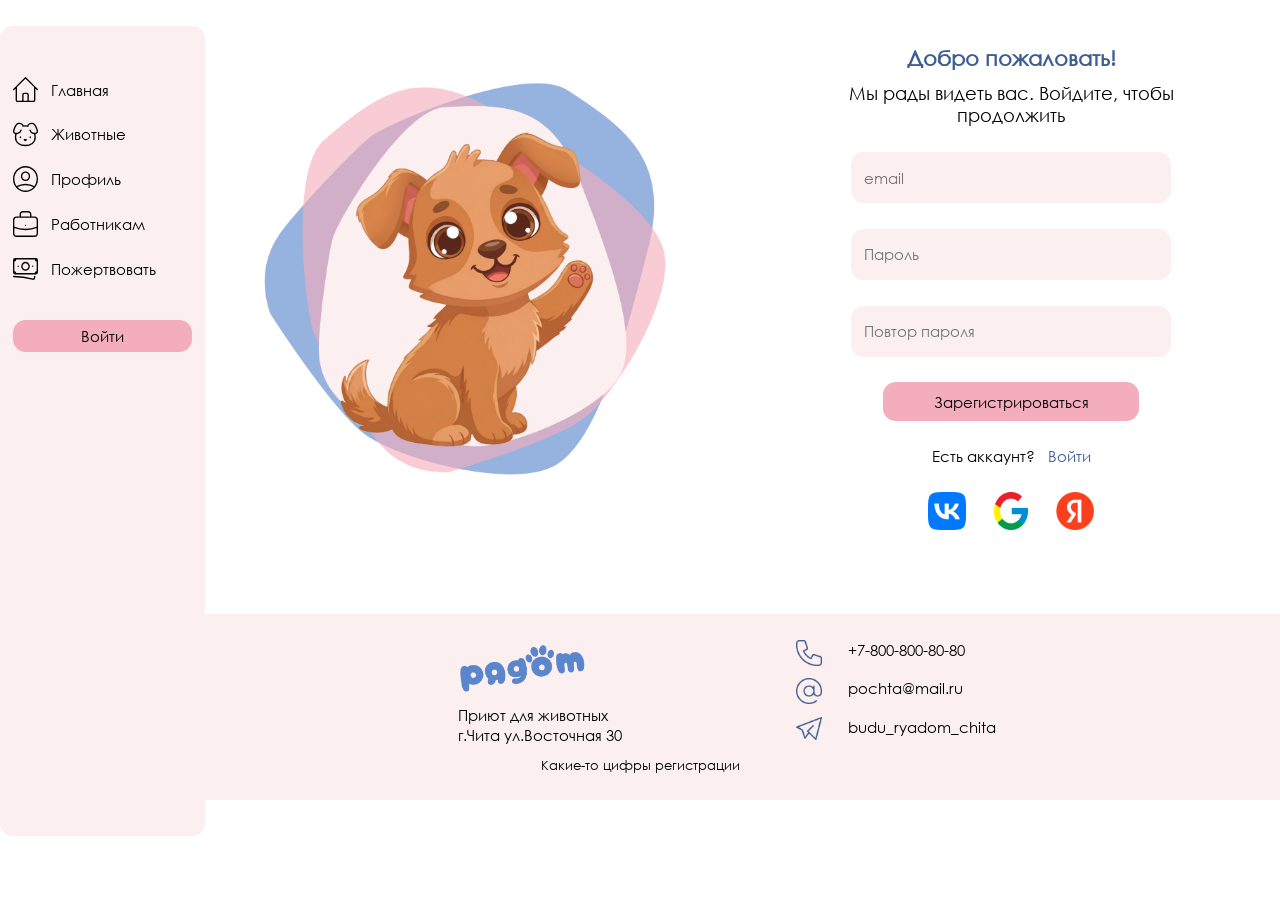
<file: register.html>
<!DOCTYPE html>
<html lang="en">
<head>
    <meta charset="UTF-8">
    <meta name="viewport" content="width=device-width, initial-scale=1.0">
    <link rel="stylesheet" href="./src/styles/auth.css">
    <link rel="icon" href="/src/images/promo_logo.png">
    <link rel="stylesheet" href="./src/styles/main.css">
    <title>Буду рядом</title>
</head>
<body>
    <div class="body">
    <aside class="sidebar">
        <div class="nav-links">
            <div class="nav-link">
                <img src="/src/images/icons/home.svg" alt="">
                <a href="./index.html">Главная</a>
            </div>
            <div class="nav-link">
                <img src="/src/images/icons/pet.svg" alt="">
                <a href="./all_pets.html">Животные</a>
            </div>
            <div class="nav-link">
                <img src="/src/images/icons/user.svg" alt="">
                <a href="./profile.html">Профиль</a>
            </div>
            <div class="nav-link">
                <img src="/src/images/icons/worker.svg" alt="">
                <a href="./worker_page.html">Работникам</a>
            </div>
            <div class="nav-link">
                <img src="/src/images/icons/money.svg" alt="">
                <a href="./index.html#donate">Пожертвовать</a>
            </div>
        </div>
        <a href="./login.html" class="my-btn entry-btn">Войти</a>
    </aside>

    <main class="content">
        <section class="auth-wrapper">
            <div class="auth-poster">
                <img class="mobile-logo" src="./src/images/auth-poster.png" alt="">
                <img src="./src/images/promo_dog.png" class="auth-poster log">
            </div>
            <div class="auth-form">
                <div class="welcome">
                    <h3>Добро пожаловать!</h3>
                    <p>Мы рады видеть вас. Войдите, чтобы продолжить</p>
                </div>
                <form class="auth-form-input">
                    <input type="email" placeholder="email" class="my-input">
                    <input type="password" placeholder="Пароль" class="my-input">
                    <input type="password" placeholder="Повтор пароля" class="my-input">
                    <button type="submit" class="my-btn">Зарегистрироваться</button>
                </form>
                <p class="entry-link">Есть аккаунт?<span><a href="./login.html">Войти</a></span></p>
                <div class="entry-with">
                    <img src="./src/images/вк.png" class="entry-el">
                    <img src="./src/images/гугл.png" class="entry-el">
                    <img src="./src/images/яндекс.png" class="entry-el">
                </div>
            </div>
        </section>
    </main>
    </div>

    <footer class="footer">
        <div class="footer-wrapper">
            <div class="footer-info">
                <div class="footer-info-main">
                    <img src="./src/images/logo.png" class="footer-logo">
                    <div class="footer-info-data">
                        <p>Приют для животных</p>
                        <p>г.Чита ул.Восточная 30</p>
                    </div>
                </div>
                
            </div>
            <div class="footer-contacts">
                <div class="footer-contact">
                    <img src="./src/images/icons/phone.png" class="contact-icon">
                    <p>+7-800-800-80-80</p>
                </div>
                <div class="footer-contact">
                    <img src="./src/images/icons/pochta.png" class="contact-icon">
                    <p>pochta@mail.ru</p>
                </div>
                <div class="footer-contact">
                    <img src="./src/images/icons/telega.png" class="contact-icon">
                    <p>budu_ryadom_chita</p>
                </div>
            </div>
        </div>
        <p class="footer-number">Какие-то цифры регистрации</p>
    </footer>
</body>
</html>
</file>
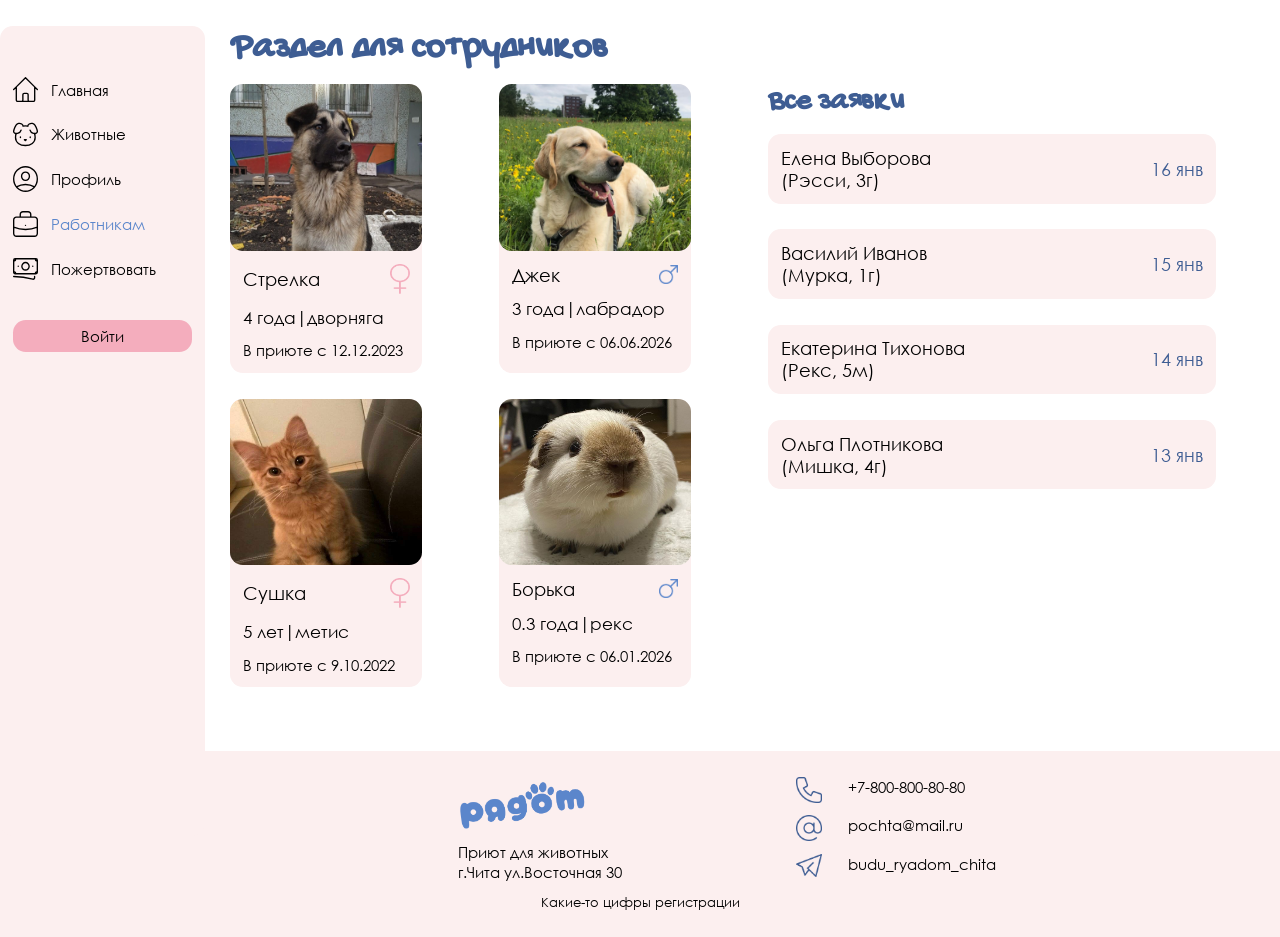
<file: worker_page.html>
<!DOCTYPE html>
<html lang="en">
<head>
    <meta charset="UTF-8">
    <meta name="viewport" content="width=device-width, initial-scale=1.0">
    <link rel="stylesheet" href="./src/styles/pets.css">
    <link rel="icon" href="/src/images/promo_logo.png">
    <link rel="stylesheet" href="./src/styles/main.css">
    <link rel="stylesheet" href="./src/styles/worker-page.css">
    <title>Буду рядом</title>
</head>
<body>
    <div class="body">
    <aside class="sidebar">
        <div class="nav-links">
            <div class="nav-link">
                <img src="/src/images/icons/home.svg" alt="">
                <a href="./index.html">Главная</a>
            </div>
            <div class="nav-link">
                <img src="/src/images/icons/pet.svg" alt="">
                <a href="./all_pets.html">Животные</a>
            </div>
            <div class="nav-link">
                <img src="/src/images/icons/user.svg" alt="">
                <a href="./profile.html">Профиль</a>
            </div>
            <div class="nav-link">
                <img src="/src/images/icons/worker.svg" alt="">
                <a class="page-active" href="./worker_page.html">Работникам</a>
            </div>
            <div class="nav-link">
                <img src="/src/images/icons/money.svg" alt="">
                <a href="./index.html#donate">Пожертвовать</a>
            </div>
        </div>
        <a href="./login.html" class="my-btn entry-btn">Войти</a>
    </aside>

    <div class="mobile-header">
        <img src="./src/images/logo.png" class="mobile-logo">
        <img class="burger" id="burger-btn" src="./src/images/icons/menu.png">
    </div>

    <div id="burger-menu" class="burger-menu">
        <div class="burger-header">
            <img class="burger" id="close-btn" src="./src/images/icons/close.png">
        </div>
        <div class="nav-links">
            <div class="nav-link">
                <img class="nav-icon" src="/src/images/icons/home.svg" alt="">
                <a href="./index.html">Главная</a>
            </div>
            <div class="nav-link">
                <img class="nav-icon" src="/src/images/icons/pet.svg" alt="">
                <a href="./all_pets.html">Животные</a>
            </div>
            <div class="nav-link">
                <img class="nav-icon" src="/src/images/icons/user.svg" alt="">
                <a href="./profile.html">Профиль</a>
            </div>
            <div class="nav-link">
                <img class="nav-icon" src="/src/images/icons/worker.svg" alt="">
                <a class="page-active" href="./worker_page.html">Работникам</a>
            </div>
            <div class="nav-link">
                <img class="nav-icon" src="/src/images/icons/money.svg" alt="">
                <a href="./index.html#donate">Пожертвовать</a>
            </div>
        </div>
    </div>

    <main class="content">
        <h2>Раздел для сотрудников</h2>
        <div class="main-wrapper">
            <div class="pet-cards">
                <div class="pet-card" onclick="window.location.href='./pet_card.html'">
                <img src="./src/images/photos/card1.png" class="card-img">
                <div class="card-content">
                    <div class="card-name-gender">
                        <p>Стрелка</p>
                        <img class="gender-icon" src="./src/images/icons/female.png">
                    </div>
                    <div class="card-pet-info">4 года|дворняга</div>
                    <div class="card-date">В приюте с 12.12.2023</div>
                </div>
            </div>
            <div class="pet-card" onclick="window.location.href='./pet_card.html'">
                <img src="./src/images/photos/card2.png" class="card-img">
                <div class="card-content">
                    <div class="card-name-gender">
                        <p>Джек</p>
                        <img class="gender-icon" src="./src/images/icons/male.png">
                    </div>
                    <div class="card-pet-info">3 года|лабрадор</div>
                    <div class="card-date">В приюте с 06.06.2026</div>
                </div>
            </div>
            <div class="pet-card" onclick="window.location.href='./pet_card.html'">
                <img src="./src/images/photos/кошка1.jpg" class="card-img">
                <div class="card-content">
                    <div class="card-name-gender">
                        <p>Сушка</p>
                        <img class="gender-icon" src="./src/images/icons/female.png">
                    </div>
                    <div class="card-pet-info">5 лет|метис</div>
                    <div class="card-date">В приюте с 9.10.2022</div>
                </div>
            </div>
            <div class="pet-card" onclick="window.location.href='./pet_card.html'">
                <img src="./src/images/photos/свин1.jpg" class="card-img">
                <div class="card-content">
                    <div class="card-name-gender">
                        <p>Борька</p>
                        <img class="gender-icon" src="./src/images/icons/male.png">
                    </div>
                    <div class="card-pet-info">0.3 года|рекс</div>
                    <div class="card-date">В приюте с 06.01.2026</div>
                </div>
            </div>
            </div>

            <div class="applies">
                <h3>Все заявки</h3>
                <div class="apply">
                    <div class="apply-data">
                        <p>Елена Выборова</p>
                        <p>(Рэсси, 3г)</p>
                    </div>
                    <p class="date">16 янв</p>
                </div>
                <div class="apply">
                    <div class="apply-data">
                        <p>Василий Иванов</p>
                        <p>(Мурка, 1г)</p>
                    </div>
                    <p class="date">15 янв</p>
                </div>
                <div class="apply">
                    <div class="apply-data">
                        <p>Екатерина Тихонова</p>
                        <p>(Рекс, 5м)</p>
                    </div>
                    <p class="date">14 янв</p>
                </div>
                <div class="apply">
                    <div class="apply-data">
                        <p>Ольга Плотникова</p>
                        <p>(Мишка, 4г)</p>
                    </div>
                    <p class="date">13 янв</p>
                </div>
            </div>
        </div>
    </main>
    </div>

    <footer class="footer">
        <div class="footer-wrapper">
            <div class="footer-info">
                <div class="footer-info-main">
                    <img src="./src/images/logo.png" class="footer-logo">
                    <div class="footer-info-data">
                        <p>Приют для животных</p>
                        <p>г.Чита ул.Восточная 30</p>
                    </div>
                </div>
                
            </div>
            <div class="footer-contacts">
                <div class="footer-contact">
                    <img src="./src/images/icons/phone.png" class="contact-icon">
                    <p>+7-800-800-80-80</p>
                </div>
                <div class="footer-contact">
                    <img src="./src/images/icons/pochta.png" class="contact-icon">
                    <p>pochta@mail.ru</p>
                </div>
                <div class="footer-contact">
                    <img src="./src/images/icons/telega.png" class="contact-icon">
                    <p>budu_ryadom_chita</p>
                </div>
            </div>
        </div>
        <p class="footer-number">Какие-то цифры регистрации</p>
    </footer>

    <script src="./src/script.js" defer></script>
</body>
</html>
</file>
<file: src/styles/styles.css>
/* ПРОМО БЛОК */
.promo{
    display: flex;
    padding-left: 2vw;
    padding-right: 3vw;
}
/* Часть слева */
.promo-content{
    width: 35vw;
    font-size: 0.7rem;
}
.promo-logo{
    width: 30vw;
    margin-bottom: 1vw;
}
.promo-text{
    display: flex;
    align-items: center;
    gap: 1vw;
    width: 40vw;
}
.paw-img{
    width: 5vw;
    height: 5vw;
}

/* Карточки с данными */
.promo-data{
    display: flex;
    align-items: center;
    gap: 2vw;
    width: 100%;
}

.promo-data-num{
    font-family: 'gochi';
    font-size: 1.2rem;
    color: var(--dark-blue);
}
.promo-data-desc{
    font-size: 0.5rem;
    color: var(--dark-blue);
}
.promo-data-el{
    background-color: var(--beige);
    border-radius: 1vw;
    padding: 0.5vw;
    display: flex;
    justify-content: center;
    align-items: center;
    flex-direction: column;
    text-align: center;
    width: 9vw;
    height: 6vw;

    margin-top: 2vw;
}


/* Часть справа */
.promo-poster{
    display: flex;
    justify-content: center;
    width: 40vw;
}
@media (min-width: 768px) and (max-width: 1023px) {
    /* промо блок */
    .mobile-promo{
        display: none;
    }
    .promo{
        display: flex;
        width: 100vw;
        gap: 5vw;
    }
    .promo-logo{
        width: 40vw;
        margin-left: 3vw;
    }
    .promo-poster{
        width: 55vw;
    }
    .promo-text{
        width: 50vw;
        margin-left: 3vw;
    }
    .promo-text p{
        font-size: 1rem;
        width: 40vw;
    }

    .promo-data{
        margin-left: 3vw;
        width: 50vw;
    }
    .promo .promo-data .promo-data-el{
        width: 40vw !important;
        max-width: 40vw !important;
        height: 10vw;
    }
    .promo-data-num{
        font-size: 2rem;
    }
    .promo-data-desc{
        font-size: 0.8rem;
    }
}


/* СЕКЦИЯ О НАС */
.about{
   display: flex;
    align-items: flex-start;
    padding-left: 2vw;
    gap: 5vw;
}

.about-content{
    font-size: 0.7rem;
    margin-top: 2vw;
    width: 35vw;
}

#get-more{
    margin-top: 2vw;
    font-family: 'gochi';
    font-size: 0.8rem;
    color: var(--dark-blue);
    display: none;
}

#get-more-about{
    margin-top: 2vw;
    font-family: 'gochi';
    font-size: 0.8rem;
    color: var(--dark-blue);
    cursor: pointer;
}
@media (max-width: 767px) {
    #get-more{
       display: block; 
    }
}


@media (max-width: 767px) {
    .about{
        flex-direction: column;
        width: 100%;
    }
    .about-content{
        font-size: 1.6rem;
        width: 90%;
    }
    h2{
        font-size: 3.2rem !important;
    }
    #get-more{
        font-size: 2.3rem;
    }
    #get-more-about{
        font-size: 2.3rem;
    }
    .slide{
        width: 90vw;
        border-radius: 3vw;
    }
}

@media (min-width: 768px) and (max-width: 1023px) {
   .about{
        flex-direction: column;
        width: 100%;
    }
    .about-content{
        font-size: 1.2rem;
        width: 90%;
    }
    h2{
        font-size: 2.5rem !important;
    }
    #get-more{
        font-size: 1.5rem;
    }
    #get-more-about{
        font-size: 1.5rem;
    }
    .slide{
        width: 90vw;
        border-radius: 3vw;
    }
}



/* КАРТОЧКИ С НОВОСТЯМИ */
.news{
    padding-left: 2vw;
    margin-top: 2vw;
}
.news-container{
    display: grid;
    grid-template-columns: repeat(3, 1fr);
    row-gap: 1vw;
}
.new-card{
    font-size: 0.5rem;
    background-color: var(--beige);
    padding: 1vw;
    width: 25vw;
    display: flex;
    flex-direction: column;
    gap: 1vw;
    border-radius: 1vw;

    cursor: pointer;
    transition: transform .2s;
}
.new-card:hover{
    transform: scale(1.02);
}

.new-card h3{
    color: var(--dark-blue);
    font-size: 0.7rem;
}
.new-card-photos{
    display: flex;
    gap: 1vw;
}
.new-card-photos img{
    width: 10vw;
    border-radius: 0.5vw;
}

.new-card-date{
    text-align: right;
}
@media (max-width: 767px) {
    .news{
        margin-top: 8vw;
    }
    .news-container{
        display: flex;
        flex-direction: column;
        width: 100%;
        gap: 2vw; 
        margin-top: 2vw;  
    }
    .new-card{
        width: 80vw; 
        padding: 2vw;
        font-size: 1.5rem;
        border-radius: 3vw;
        gap: 2vw;
    }
    .new-card-photos img{
        width: 35vw;
        border-radius: 2vw;
    }

    h3{
        font-size: 2rem !important;
    }
}

@media (min-width: 768px) and (max-width: 1023px) {
   .news-container{
        display: grid;
        grid-template-columns: repeat(2, 1fr);
   }
   .new-card{
        width: 45vw; 
        padding: 2vw;
        font-size: 1rem;
        border-radius: 3vw;
        gap: 2vw;
    }
    .new-card-photos img{
        width: 20vw;
        border-radius: 2vw;
    }

    h3{
        font-size: 1.4rem !important;
    }
    #get-more{
        margin-left: 2vw;
    }
}
/* СЕКЦИЯ НАЙДИ ДРУГА */
.find{
    display: flex;
    align-items: center;
    gap: 2vw;
}
.find-img{
    width: 30vw;
}
.find-content p{
    font-size: 0.6rem;
    width: 40vw;
    margin-bottom: 2vw;
}
@media (max-width: 767px) {
    .find{
        width: 100%;
    }
    .find-img{
        width: 40vw;
    }
    .find-content{
        width: 50vw;
    }
    .find-content button{
        width: 30vw !important;
        height: 5vw;
        border-radius: 2vw;
    }
    .find-content p{
        font-size: 1.5rem;
        width: 50vw;
    }
  
}

@media (min-width: 768px) and (max-width: 1023px) {
    .find{
        width: 100%;
    }
    .find-img{
        width: 45vw;
    }
    .find-content{
        width: 50vw;
    }
    .find-content button{
        width: 40vw;
        height: 5vw;
        border-radius: 2vw;
        font-size: 1rem;
    }
    .find-content p{
        font-size: 1rem;
        width: 50vw;
    }
}
/* СЕКЦИЯ ПОЖЕРТВОВАТЬ */
.donate{
   padding-left: 4vw;
}
.donate-wrapper{
    display: flex;
    gap: 2vw;
}
.donate-form{
    display: flex;
    flex-direction: column;
    gap: 2vw;
    width: 30vw;
}
.donate-send{
    display: flex;
    flex-direction: column;
    width: 30vw;
}
.donate-banks{
    display: flex;
    gap: 1vw;
    margin-bottom: 2vw;
}
.bank{
    width: 4vw;
    cursor: pointer;

    transition: transform .2s;
}
.bank:hover{
    transform: scale(1.1);
}
.donate-btn{
    width: 15vw; 
}
.text-input{
    height: 8vw !important;
}

@media (max-width: 767px) {
   .donate{
        width: 100%;
        margin-top: 5vw;
   }
   .donate-form{
        width: 45vw;
   }
   .donate-form input{
        width: 40vw;
        height: 5vw;
        font-size: 1.5rem;
   }
   .text-input{
        width: 40vw !important;
        height: 15vw !important;
        font-size: 1.5rem !important;
   }
   .my-input{
        width: 50vw;
   }
   .donate-btn{
        width: 30vw;
        border-radius: 2vw;
   }
   .donate-banks{
        gap: 3vw;
        margin-bottom: 2vw;
   }
   .bank{
        width: 10vw;
   }
}

@media (min-width: 768px) and (max-width: 1023px) {
    .donate{
        width: 100%;
        margin-top: 5vw;
   }
   .donate-form{
        width: 45vw;
   }
   .donate-form input{
        width: 40vw;
        height: 5vw;
        font-size: 1rem;
        padding: 2vw;
   }
   .text-input{
        width: 40vw !important;
        height: 15vw !important;
        font-size: 1rem !important;
        padding: 2vw !important;   
   }
   .my-input{
        width: 50vw;
   }
   .donate-btn{
        width: 30vw !important;
        height: 5vw !important;
        border-radius: 2vw;
        font-size: 1rem !important;
   }
   .donate-banks{
        gap: 3vw;
        margin-bottom: 2vw;
   }
   .bank{
        width: 7vw;
   }
}

/* слайдер */
.about-slider {
	position: relative;
	overflow: hidden !important;
	width: 30vw;
	margin-bottom: 3vw;
}
.slider {
	display: flex !important;
	/* height: 100%; */
	transition: transform 0.5s ease !important;
}
.slide {
    width: 20vw;
    border-radius: 2vw;
	flex: 0 0 100% !important;
	z-index: 1;
	position: relative;
}

.slider-btn {
	position: absolute;
	cursor: pointer;
	top: 40%;
	background: none;
	border: none;
    z-index: 10;
}
.slider-btn img {
	width: 3vw;
}
.prev {
	left: 0;
}
.next {
	right: 0;
	transform: rotate(180deg);
}

@media (max-width: 767px) {
    .about-slider {
        width: 90vw;
        margin-bottom: 3vw;
    }
    .slider-btn img {
        width: 8vw;
    }
}

@media (min-width: 768px) and (max-width: 1023px) {
    .about-slider {
        width: 90vw;
        margin-bottom: 3vw;
    }
    .slider-btn img {
        width: 8vw;
    }
}
</file>
<file: src/styles/main.css>
:root{
    --beige: #FCEFEF;
    --pink: #F4ADBD;
    --light-blue: #5B86CB;
    --dark-blue: #3E5D93;
}
@font-face {
    font-family: 'gochi';
    src: url('../fonts/gochi-hand-cyrillic.otf');
}
@font-face {
    font-family: 'century';
    src: url('../fonts/centurygothic.ttf');
}
*{
    margin: 0;
    padding: 0;
    box-sizing: border-box;
    font-family: 'century';
}
.body{
    display: flex;
    justify-content: space-between;
}
.body {
    overflow-y: visible !important;
    height: auto !important;
    min-height: auto !important;
}
html,
body {
  overflow-x: hidden;
  max-width: 100vw;
  font-size: 2vw;
}
.sidebar,
.burger-menu,
.content,
.main-wrapper {
    overflow-y: visible !important;
    overflow: visible !important;
}
h2{
    font-family: 'gochi';
    font-size: 1.5rem;
    color: var(--dark-blue);
    margin-bottom: 1vw;
}
/* САЙДБАР */
.sidebar{
    width: 16vw;
    flex-shrink: 0;
    position: fixed;
    height: 90vh;
    max-height: 90vh;
    z-index: 10;
    background-color: var(--beige);
    padding: 1vw;
    margin-top: 2vw;
    border-radius: 1vw;

    display: flex;
    flex-direction: column;
    gap: 3vw;

}

.content{
    flex: 1;
    padding-left: 18vw;
    z-index: 0;
}

.nav-links{
    display: flex;
    flex-direction: column;
    gap: 1.5vw;
    margin-top: 3vw;
}

.nav-link{
    display: flex;
    align-items: center;
    gap: 1vw;
    font-size: 0.6rem;
}
.nav-link a{
    text-decoration: none;
    color: black;

    transition: color 0.3s ease;
}
.nav-link a:hover{
    color: var(--light-blue);
    font-weight: 500;
}
.nav-link img{
    width: 2vw;
    height: 2vw;
}
.page-active{
    color: var(--light-blue) !important;
}

/* ОБЩИЕ СТИЛИ КНОПОК */
.my-btn{
    background-color: var(--pink);
    border-radius: 1vw;
    border: none;
    font-size: 0.6rem;
    max-width: 40vw;
    display: flex;
    align-items: center;
    justify-content: center;
    height: 2.5vw;
    padding: 0.5vw;
    padding-left: 2vw;
    padding-right: 2vw;
    color: black;
    cursor: pointer;

    transition: background-color 0.3s ease;
    transition: transform .2s;
}

.my-btn:hover{
    background-color: var(--light-blue);
    color: white;
    transform: scale(1.04);
}
.entry-btn{
    text-decoration: none;
}
/* ОБЩИЕ СТИЛИ ПОЛЕЙ */
.my-input{
    max-width: 50vw;
    height: 3vw;
    border-radius: 1vw;
    border: none;
    padding: 1vw;
    background-color: var(--beige);
    font-family: 'century';
    font-size: 0.4rem;
    color: black;
}

.my-input:focus{
    outline-color: var(--light-blue);
}

/* ФУТЕР */
.footer{
    display: flex;
    justify-content: center;
    align-items: center;
    background-color: var(--beige);
    margin-top: 5vw;
    padding-bottom: 2vw;

    min-height: 12vw;  /* было height: 12vw — меняем на min-height */
    height: auto;
}
.footer-wrapper{
    display: flex;
    justify-content: center;
    width: 80vw;
}  
.footer-info{
    width: 40vw;
    display: flex;
    flex-direction: column;
    align-items: center;
    gap: 2vw;
    font-size: 0.6rem;
} 
.footer-info-main{
    display: flex;
    gap: 2vw;
}
.footer-info-data{
    display: flex;
    flex-direction: column;
}
.footer-logo{
    width: 10vw;
}

/* правая часть */
.footer-contacts{
    display: flex;
    flex-direction: column;
    gap: 1vw;
}
.footer-contact{
    display: flex;
    font-size: 0.6rem;
    gap: 2vw;
}
.contact-icon{
    width: 2vw;
}
/* адаптив для футера */
@media (max-width: 767px) {
    .footer-info{
        font-size: 1.4rem;
        width: 50vw;
    }
    .footer-info-main{
        display: flex;
        flex-direction: column;
    }
    .footer-contacts{
        width: 50vw; 
    }
    .footer-contact{
        font-size: 1.4rem; 
    }
    .contact-icon{
        width: 5vw;
    }
    .footer-logo{
        width: 25vw;
    }
    .footer{
        width: 100%;
        display: flex;
        flex-direction: column;
        gap: 3vw;
        height: 30vw;   
    }
}
@media (min-width: 1024px) {
    .footer{
        display: flex;
        flex-direction: column;
        align-items: center;
        justify-content: center;
        padding-top: 2vw;
    }
    .footer-number{
        font-size: 0.5rem;
        margin-top: 1vw;
    }
    .footer-info-main{
        display: flex;
        flex-direction: column;
        gap: 1vw;
        font-size: 0.6rem;
    }
}
@media (min-width: 768px) and (max-width: 1023px){
     .footer-info{
        font-size: 1.2rem;
        width: 50vw;
    }
    .footer-info-main{
        display: flex;
        flex-direction: column;
    }
    .footer-contacts{
        width: 50vw; 
        display: flex;
        flex-direction: column;
        justify-content: center;
    }
    .footer-contact{
        font-size: 1rem; 
    }
    .contact-icon{
        width: 3vw;
    }
    .footer-logo{
        width: 20vw;
    }
    .footer{
        width: 100%;
        display: flex;
        flex-direction: column;
        gap: 1vw;
        height: 25vw;   
        padding-top: 2vw;
        justify-content: center;
    }
    .footer-number{
        font-size: 1rem;
        margin-top: 1vw;
    }
}

.mobile-header{
    display: none;
    justify-content: space-between;
    align-items: center;
    padding: 1vw;
    padding-left: 5vw;
    padding-right: 7vw;
}
.mobile-logo{
    width: 35vw;
    transform: rotate(6deg);
}
.burger{
    width: 8vw;
}
.mobile-promo{
    display: none;
    flex-direction: column;
    justify-content: center;
    align-items: center;
}
.mobile-promo-data{
    display: none;
}

@media (min-width: 768px) and (max-width: 1023px) {
    .sidebar{
        display: none;
    }
    .mobile-header{
        display: flex;
    }
    .mobile-logo{
        width: 20vw;
    }
    .burger{
        width: 5vw;
    }
    .body{
        display: block;
    }
    .main-wrapper{
        padding-left: 0 !important;
    }
    .sidebar{
        display: none;
        width: 0vw;
    }
    .content{
        padding-left: 2vw !important;
        width: 100%;
    }

}

@media (max-width: 767px) {
    /* основные */
    .my-btn{
        min-width: 15vw;
        max-width: 65vw !important;
        height: 5vw;
        font-size: 1.5rem;
        border-radius: 2vw;
    }
    .my-input{
        max-width: 80vw !important;
        width: 30vw;
    }
    .body{
        display: block;
    }
    .main-wrapper{
        padding-left: 0 !important;
    }
    .sidebar{
        display: none;
        width: 0vw;
    }
    .content{
        padding-left: 0vw !important;
        width: 100%;
    }
    .mobile-header{
        display: flex;
    }
    .paw-img{
        display: none;
    }
    .promo{
        display: none;
    }
    
    /* промо-блок */
    .mobile-promo{
        display: flex;
        flex-direction: column;
    }
    .mobile-promo-poster img{
        width: 50vw;
    }
    .promo-logo{
        width: 45vw;
        z-index: 0;
    }
    .mobile-promo-main{
        width: 45vw;
    }
    .mobile-promo-text{
        font-size: 1.5rem;
        width: 50vw;
        z-index: 10;
        padding-left: 2vw;
    }
    .mobile-promo-content{
        display: flex;
        width: 100vw;
    }
    /* карточки с цифрами */
    .mobile-promo-data{
        display: flex;
        justify-content: center;
        gap: 3vw;
        width: 100%;
        margin-bottom: 2vw;
    }
    .mobile-promo-data-el{
        width: 28vw;
        height: 20vw;
        background-color: var(--beige);
        padding: 2vw;
        border-radius: 3vw;
        color: var(--dark-blue);

        display: flex;
        justify-content: center;
        align-items: center;
        flex-direction: column;
        text-align: center;
    }
    .mobile-promo-num{
        font-size: 3.5rem;
        font-family: 'gochi';
    }
    .mobile-promo-desc{
        font-size: 1.5rem;
    }
}

/* БУРГЕР */
.burger-menu{
    display: none;
    position: absolute;
    top: 0;
    left: 0;
    width: 100%;
    height: 100vh;
    background-color: var(--beige);

    flex-direction: column;

}
.burger-menu.active{
    display: flex;
    z-index: 1000;
}
.burger-header{
    display: flex;
    justify-content: flex-end;
    padding: 2vw;
}
#close-btn{
    width: 7vw;
    margin-right: 4vw;
    margin-top: 2vw;
}

@media (max-width: 767px) {
    .nav-links{
        display: flex;
        flex-direction: column;
        margin-top: 10vw;
        gap: 10vw !important;
    }
    .nav-link{
        padding-left: 5vw !important;
        gap: 5vw;
    }
    .nav-icon{
        width: 10vw !important;
        height: 10vw !important;
        object-fit: contain; 
    }
    .nav-link a{
        font-size: 4rem;
    }
}

@media (min-width: 768px) and (max-width: 1023px) {
    .burger-menu{
        display: none;
        position: absolute;
        top: 0;
        left: auto;
        right: 0 !important;
        width: 50vw;
        height: 100vh;
        background-color: var(--beige);

        flex-direction: column;
    }

     .nav-links{
        display: flex;
        flex-direction: column;
        margin-top: 10vw;
        gap: 5vw !important;
    }
    .nav-link{
        padding-left: 5vw !important;
        gap: 3vw;
    }
    .nav-icon{
        width: 5vw !important;
        height: 5vw !important;
        object-fit: contain; 
    }
    .nav-link a{
        font-size: 1.8rem;
    }
    #close-btn{
        width: 5vw;
        margin-right: 4vw;
        margin-top: 2vw;
    }
}
</file>
<file: src/styles/pets.css>
.search-line{
    display: flex;
    align-items: center;
    justify-content: space-between;
    gap: 10vw;
    width: 10vw;
    margin-top: 3vw;
    padding-left: 4vw;
}

.search-input{
    display: flex;
    align-items: center;
    width: 40vw;
    gap: 1vw;
}
.search-input input{
    width: 20vw;
    font-size: 0.6rem;
}
.search-btn{
    width: 2vw;
    height: 2vw;
}

.filters{
    display: flex;
    width: 40vw;
    justify-content: space-between;
    gap: 2vw;
}
.filter{
    display: flex;
    justify-content: center;
    align-items: center;
    font-size: 0.6rem;
    min-width: 6vw;
    width: 40vw;
    max-width: 40vw;
    background-color: var(--pink);
    padding: 1vw 3vw 1vw 3vw;
    border-radius: 1vw;

    cursor: pointer;
    transition: transform .2s;
}
.filter:hover{
    transform: scale(1.02);
}
.filter.active{
    background-color: var(--light-blue);
}

/* сетка карточек */
.pets-cards{
    display: grid;
    grid-template-columns: repeat(4, 1fr);
    margin-top: 3vw;
    padding-left: 4vw; 
    row-gap: 2vw; 
}

/* карточка */
.pet-card{
    display: flex;
    flex-direction: column;
    border-radius: 1vw;
    background-color: var(--beige);
    width: 15vw; 
    cursor: pointer; 
    
    transition: transform .2s;
}
.pet-card:hover{
    transform: scale(1.02);
}
.card-content{
    display: flex;
    flex-direction: column;
    gap: 1vw;
    padding-left: 1vw;
    padding: 1vw;
}
.card-img{
    width: 15vw;
    height: 13vw;
    border-radius: 1vw;
}
.card-name-gender{
    display: flex;
    justify-content: space-between;
    align-items: center;
    font-size: 0.7rem;     
}
.gender-icon {
    width: 1.5vw;
    height: auto;
}

.card-pet-info{
    font-size: 0.65rem;
}
.card-date{
    font-size: 0.6rem;
}


.mobile-search-input{
    display: none;
}

@media (max-width: 767px) {
    .body{
        padding-top: 5vw;
    }
    .content{
        padding-top: 5vw;
    }
    .mobile-search-input{
        display: block;
    }
    .mobile-search-input input{
        width: 60vw;
        border-radius: 3vw;
        height: 8vw;
        font-size: 1.7rem;
        padding: 2vw;
    }
    .search-input{
        display: none;
    }
    .search-btn{
        display: none;
    }
    .mobile-logo{
        display: none;
    }


    .search-line{
        display: flex;
        width: 100vw;
    }
    .filters{
        width: 90vw;
        display: flex;
        justify-content: space-around;
    }
    .filter{
        width: 60vw !important;
        height: 7vw;
        font-size: 1.5rem;
        border-radius: 2vw;
    }

    .pets-cards{
        display: flex;
        flex-direction: column;
        gap: 5vw;   
        margin-top: 7vw;
    }

    .pet-card{
        display: flex;
        gap: 3vw;
        flex-direction: row !important;
        width: 80vw;
        height: 30vw;   
        border-radius: 3vw;
    }
    .card-img{
        width: 35vw;
        height: 100% !important;
        border-radius: 3vw;
    }
    .card-content{
        padding: 2vw;
        gap: 2vw;
    }
    .card-name-gender{
        display: flex;
        width: 35vw;
        font-size: 2rem;
        justify-content: space-between;
    }
    .gender-icon{
        width: 4vw;
    }
    .card-pet-info{
        font-size: 1.7rem;
    }
    .card-date{
        font-size: 1.6rem;
    }
}

@media (min-width: 768px) and (max-width: 1023px) {
    .body{
        padding-top: 5vw;
    }
    .content{
        padding-top: 5vw;
    }
    .mobile-search-input{
        display: block;
    }
    .mobile-search-input input{
        width: 60vw;
        border-radius: 3vw;
        height: 8vw;
        font-size: 1.7rem;
        padding: 2vw;
    }
    .search-input{
        display: none;
    }
    .search-btn{
        display: none;
    }
    .mobile-logo{
        display: none;
    }


    .search-line{
        display: flex;
        width: 100vw;
    }
    .filters{
        width: 90vw;
        display: flex;
        justify-content: space-around;
    }
    .filter{
        width: 60vw !important;
        height: 7vw;
        font-size: 1.5rem;
        border-radius: 2vw;
    }

    .pets-cards{
        display: grid;
        grid-template-columns: repeat(2, 1fr);
        width: 80vw;
        gap: 5vw;   
        margin-top: 7vw;
    }

    .pet-card{
        display: flex;
        flex-direction: column;
        border-radius: 1vw;
        background-color: var(--beige);
        width: 40vw; 
        height: 60vw;
        cursor: pointer;    
    }
    .card-content{
        display: flex;
        flex-direction: column;
        gap: 2vw;
        padding: 3vw;
    }
    .card-img{
        width: 40vw;
        height: 35vw !important;
        border-radius: 1vw;
    }
    .card-name-gender{
        display: flex;
        justify-content: space-between;
        align-items: center;
        font-size: 1.7rem;     
    }
    .gender-icon {
        width: 3.5vw;
        height: auto;
    }

    .card-pet-info{
        font-size: 1.4rem;
    }
    .card-date{
        font-size: 1.4rem;
    }
}
</file>
<file: src/styles/apply.css>
.content{
    margin-top: 2vw;
    padding-left: 4vw;
}
h2{
    padding-left: 16vw;
}
.main-wrapper{
    display: flex;
    gap: 5vw;
    margin-left: 2vw;
    padding-left: 14vw; 
}

.pet-info{
    display: flex;
    flex-direction: column;
    gap: 2vw;
    font-size: 0.7rem;
    width: 30vw;
    margin-top: 3vw;
}
.pet-images{
    display: flex;
    gap: 2vw;
}
.pet-images img{
    width: 15vw;
    border-radius: 1vw;
}


/* форма */
.pets-form-wrapper{
    display: flex;
    flex-direction: column;
    align-items: center;
    justify-content: center;
    font-size: 0.7rem;
    gap: 2vw;
    width: 40vw;
}

.pets-form{
    display: flex;
    flex-direction: column;
    align-items: center;
    width: 30vw;
    gap: 1vw;
}

.pets-form button{
    width: 15vw;
    height: 3vw;
    font-size: 0.6rem;
}

.pets-form input{
    width: 30vw;
    height: 3.5vw;
    font-size: 0.5rem;
}
.pets-form textarea{
    width: 30vw;
    height: 7vw;
}

.warning{
    font-size: 0.5rem;
}

@media (max-width: 767px) {
    .content{
        padding-left: 0 !important;
    }
    h2{
        font-size: 3rem !important;
        padding-left: 4vw;
    }
    .main-wrapper{
        width: 100vw;
        display: flex;
        flex-direction: column;
        align-items: center;
        padding: 0 !important;
    }
    .pet-img{
        display: none;
    }
    .pet-info{
        font-size: 1.8rem;
        width: 80vw;
    }
    .pets-form-wrapper{
        font-size: 1.7rem;
    }

    .pets-form{
        gap: 3vw;
    }
    .pets-form input{
        width: 80vw;
        height: 10vw;
        font-size: 1.5rem;
        border-radius: 3vw;
    }
    .pets-form textarea{
        width: 80vw;
        height: 20vw;
        font-size: 1.5rem;
        padding: 2vw;
        border-radius: 3vw;
    }
    .warning{
        font-size: 1.3rem;
        width: 80vw;
    }
    .pets-form button{
        width: 60vw;
        height: 7vw;
        font-size: 1.5rem;
    }
}

@media (min-width: 768px) and (max-width: 1023px) {
    .main-wrapper{
        display: flex;
        flex-direction: column;
    }
    .pet-info{
        display: flex;
        flex-direction: row;
        gap: 3vw;
        padding-left: 2vw;
        width: 80vw;
    }
    .pet-info p{
        font-size: 1.3rem;
        width: 60vw;
    }
    .pet-img{
        display: none;
    }
    .pet-img.tablet{
        display: block;
        width: 30vw;
    }
    h2{
        padding-left: 4vw;
        font-size: 2rem;
    }

    /* форма */

    .pets-form-wrapper{
        justify-content: flex-start;
        align-items: start;
        font-size: 1.3rem;
        padding-left: 2vw;
    }
    .pets-form{
        display: grid;
        grid-template-columns: repeat(2, 1fr);
    }
    .pets-form input{
        width: 40vw;
        height: 7vw;
        font-size: 1.3rem;
        border-radius: 2vw;
        padding: 2vw;
    }
    .pets-form textarea{
        width: 40vw;
        height: 20vw;
        font-size: 1.2rem;
        padding: 2vw;
        border-radius: 2vw;
    }
    .warning{
        font-size: 1.3rem;
        width: 45vw !important;
    }
    .pets-form button{
        width: 60vw;
        height: 5vw;
        font-size: 1.2rem;
        border-radius: 2vw;
    }
}
</file>
<file: src/styles/auth.css>
.auth-wrapper{
    display: flex;
    align-items: center;
    justify-content: center;
    margin-top: 2vw;
}
.auth-form{
    display: flex;
    flex-direction: column;
    justify-content: center;
    align-items: center;
    width: 40vw;
    gap: 2vw;
}
.welcome{
    text-align: center;
    font-size: 0.7rem;
    display: flex;
    flex-direction: column;
    gap: 1vw;
    width: 30vw;
}
.welcome h3{
    font-size: 1 rem;
    color: var(--dark-blue);
}
.auth-form-input{
    display: flex;
    flex-direction: column;
    gap: 2vw;
    align-items: center;
}
.auth-form-input input{
    width: 25vw;
    height: 4vw;
    font-size: 0.6rem;
    color: black;
}
.auth-form-input button{
    width: 20vw;
    height: 3vw;
}
.entry-link{
    font-size: 0.6rem;
}
.entry-link a{
    text-decoration: none;
    color: var(--dark-blue);
    margin-left: 1vw;
}
.entry-with{
    display: flex;
    gap: 2vw;
}
.entry-el{
    width: 3vw;
    cursor: pointer;
}


.auth-poster.reg{
    width: 40vw;
}
.auth-poster.log{
    width: 40vw;
    transform: scaleX(-1);
}


.mobile-logo{
    display: none;
}


@media (max-width: 767px) {
    .auth-wrapper{
        flex-direction: column;
    }
    .auth-poster.log{
        display: none;
    }
    .mobile-logo{
        display: block;
        width: 80vw !important;
        margin-bottom: 2vw;
    }

    .auth-form{
        width: 90vw;
        gap: 3vw;
    }
    .welcome{
        font-size: 2rem;
        width: 90vw;
    }

    .auth-form-input{
        gap: 5vw;
    }
    .auth-form-input input{
        width: 90vw;
        height: 15vw;
        border-radius: 5vw;
        font-size: 2rem;
        padding-left: 2vw;
    }

    .auth-form-input button{
        width: 80vw;
        height: 10vw;
        border-radius: 3vw;
        font-size: 2rem;
        padding-left: 2vw;
    }
    .entry-link{
        font-size: 2rem;
        margin-top: 2vw;
    }
    .entry-with{
        gap: 5vw;
        margin-bottom: 2vw;
    }
    .entry-el{
        width: 10vw;
    }
}

@media (min-width: 768px) and (max-width: 1023px) {
    .auth-wrapper{
        flex-direction: column;
    }
    .auth-poster.log{
        display: none;
    }
    .mobile-logo{
        display: block;
        width: 70vw !important;
        margin-bottom: 2vw;
    }

    .auth-form{
        width: 90vw;
        gap: 3vw;
    }
    .welcome{
        font-size: 1.5rem;
        width: 90vw;
    }

    .auth-form-input{
        gap: 3vw;
    }
    .auth-form-input input{
        width: 85vw;
        height: 10vw;
        border-radius: 3vw;
        font-size: 1.5rem;
        padding-left: 2vw;
    }

    .auth-form-input button{
        width: 80vw;
        height: 7vw;
        border-radius: 3vw;
        font-size: 1.5rem;
        padding-left: 2vw;
    }
    .entry-link{
        font-size: 1.3rem;
        margin-top: 2vw;
    }
    .entry-with{
        gap: 5vw;
        margin-bottom: 2vw;
    }
    .entry-el{
        width: 5vw;
    }
}
</file>
<file: src/styles/pet_card.css>
.main-info{
    display: grid;
    grid-template-columns: 40vw 30vw;
    margin-top: 5vw;
    padding-left: 4vw;
}

.left-column{
    display: flex;
    flex-direction: column;
    gap: 2vw;
}

.short-info{
    display: flex;
    flex-direction: column;
}
.info-cards{
    display: flex;
    gap: 2vw;
    margin-bottom: 2vw;
}
.info-card{
    padding: 1vw;
    display: flex;
    flex-direction: column;
    justify-content: center;
    align-items: center;
    background-color: var(--beige);
    border-radius: 1vw;
    width: 10vw;
    font-size: 0.7rem;
}

.info-card h3{
    font-family: 'gochi';
    font-size: 1.3rem;
    color: var(--dark-blue);
}
.send{
    height: 3vw !important;   
    width: 30vw !important;
}

.description{
    font-size: 0.6rem;
    width: 38vw;
}

/* правая колонка */
.right-column{
    display: flex;
    flex-direction: column;
    gap: 2vw;
}
.right-column img{
    width: 30vw;
    border-radius: 1vw;
}

/* фотки */
.photo-gallery{
    padding-left: 4vw;
    display: flex;
    gap: 2vw;
    margin-top: 3vw;
}
.photo-gallery img{
    width: 22vw;
    border-radius: 1vw;
}


.mobile-photos{
    display: none;
}

@media (max-width: 767px) {
    .content{
        padding: 0 !important;
    }
    .main-info{
        display: flex;
        flex-direction: column;
        align-items: center;
        padding: 0;
    }

    .pet-photo{
        display: none;
    }
    .right-column{
        display: none;
    }
    .photo-gallery{
        display: none;
    }

    .left-column{
        width: 100%;
        display: flex;
        flex-direction: column;
        align-items: center;
    }
    .pet-name{
        order: 1;
        font-size: 2.5rem;
        font-family: 'century';
    }
    .info-cards{
        order: 2;
    }
    .description{
        order: 3;
    }
    .send{
        order: 4;
        width: 50vw !important;
        height: 10vw !important;
        font-size: 2rem;
        border-radius: 4vw;
        margin-top: 3vw;
    }

    /* карточки */
    .info-cards{
        display: flex;
        gap: 4vw;
    }
    .info-card{
        width: 25vw;
        height: 15vw;
        border-radius: 3vw;
        font-size: 1.7rem;
    }
    .info-heading{
        font-size: 2.5rem !important;
    }

    .description{
        font-size: 1.6rem;
        width: 90vw;
    }


    /* фотки слайдер */
    .mobile-photos{
        display: flex;
        margin-bottom: 2vw;
    }
    .slide{
        width: 100vw;
        padding-left: 0;
    }

}

@media (min-width: 768px) and (max-width: 1023px) {
    .left-column{
        width: 50vw;
    }
    .pet-name{
        font-size: 3rem;
    }
    .info-cards{
        display: flex;
        gap: 2vw;
    }
    .info-card{
        width: 20vw;
        height: 10vw;
        border-radius: 3vw;
        font-size: 1rem;
    }
    .info-heading{
        font-size: 1.5rem !important;
    }

    .description{
        font-size: 0.9rem;
        width: 50vw;
    }

    .send{
        order: 4;
        width: 30vw !important;
        height: 5vw !important;
        font-size: 1rem;
        border-radius: 2vw;
    }

    /*  */
    .right-column{
        margin-top: 10vw;
    }
    .main-info{
        width: 100%;
        display: flex;
        flex-direction: row;
        gap: 5vw;
    }
    .pet-photo{
        width: 35vw !important;
    }
    .photo-gallery img{
        width: 28vw !important;
    }
}
</file>
<file: src/styles/profile.css>
.content{
    margin-top: 2vw;
    padding-left: 4vw !important;
}

.main-wrapper{
    display: flex;
    gap: 5vw;
    margin-left: 2vw;
    padding-left: 14vw; 
}

h3{
    font-size: 1rem;
    font-family: 'gochi';
    margin-bottom: 1vw;
    color: var(--dark-blue);
}
/* Информация профиля */
.profile-info{
    display: flex;
    flex-direction: column;
    gap: 1.5vw;
    justify-content: center;
    align-items: center;
    background-color: var(--beige);
    padding: 2vw;
    border-radius: 1vw;
    margin-bottom: 2vw;
}
.info-row{
    font-size: 0.65rem;
    display: flex;
    width: 25vw;        
    justify-content: space-between;
}

/* Заявки */
.apllies{
    display: flex;
    flex-direction: column;
    gap: 3vw;
    width: 30vw;
}

.apply{
    display: flex;
    justify-content: space-between;
    align-items: center;
    padding: 1vw;
    background-color: var(--beige);
    font-size: 0.7rem;
    width: 35vw;
    border-radius: 1vw;
    margin-bottom: 1vw;
}

.apply-pet{
    font-size: 0.6rem;
}
.apply-status, .date{
    font-size: 0.5rem;
    color: var(--dark-blue);
}


/* Кнопки */
.theme-toggle{
    display: flex;
    flex-direction: column;
}
.theme-buttons{
    display: flex;
    gap: 2vw;
}
.theme-toggle{
    border-radius: 1vw;
    border: none;
    font-size: 0.6rem;
    max-width: 40vw;
    display: flex;
    align-items: center;
    justify-content: center;
    width: 10vw;
    height: 3vw;
    padding: 0.5vw;
    padding-left: 2vw;
    padding-right: 2vw;
    color: black;
    cursor: pointer;
}
.theme-toggle.dark{
    background-color: var(--light-blue);
}
.theme-toggle.light{
    background-color: var(--pink);
}

.exit{
    width: 15vw;
    height: 3vw;
}
.settings p{
    font-size: 0.6rem;
    margin-top: 2vw;
    margin-bottom: 1vw;
}
/* Уведомления */
.close{
    width: 1vw;
    cursor: pointer;
}

/* СЕКЦИЯ ПОЖЕРТВОВАТЬ */
.donate-wrapper{
    display: flex;
    flex-direction: column;
    gap: 2vw;
}
.donate-form{
    display: flex;
    flex-direction: column;
    gap: 2vw;
    width: 30vw;
}
.donate-send{
    display: flex;
    flex-direction: column;
    width: 30vw;
}
.donate-banks{
    display: flex;
    gap: 1vw;
    margin-bottom: 2vw;
}
.bank{
    width: 3vw;
    cursor: pointer;

    transition: transform .2s;
}
.bank:hover{
    transform: scale(1.1);
}
.donate-btn{
    width: 15vw; 
}
.text-input{
    height: 8vw !important;
}

@media (max-width: 767px) {
    .main-wrapper{
        display: flex;
        flex-direction: column;
    }

    .profile-info{
        width: 90vw;
        gap: 4vw;
        height: 30vw;
        border-radius: 3vw;
        padding: 1vw;
    }
    .profile-info button{
        height: 7vw;
    }
    .info-row{
        font-size: 1.7rem;
        width: 60vw;
        gap: 3vw;
    }

    h3{
        font-size: 3rem;
    }
    /* настройки */
    .theme-toggle{
        width: 30vw;
        height: 8vw;
        border-radius: 2vw;
        font-size: 1.7rem;  
    }

    .settings p{
        font-size: 1.7rem;
    }
    .exit{
        width: 30vw;
        height: 7vw !important;
        margin-top: 3vw;    
        font-size: 1.7rem !important;
    }
    /* заявки */
     .applies{
        width: 100vw;
        display: flex;
        flex-direction: column;
        gap: 2vw;
        margin-top: 2vw;    
    }
    .apply{
        width: 85vw;
        padding: 2vw;
        height: 14vw;
        border-radius: 4vw;
        padding: 2vw;   
    }
    .apply-pet{
        font-size: 1.7rem;
    }
    .date, .apply-status{
        font-size: 1.5rem;
    }
    .close{
        width: 3vw;
        margin-right: 2vw;
    }

    /* пожертвования */

    .donate{
        margin-top: 3vw;
    }
    .my-input{
        width: 90vw;
        height: 10vw;
        font-size: 1.6rem;
        border-radius: 3vw;
        padding: 2vw;
    }
    .text-input{
        height: 20vw !important;
    }
    .donate-banks{
        gap: 5vw;
        margin-top: 3vw;
    }
    .bank{
        width: 10vw;
    }
    .donate-btn{
        width: 30vw;
        height: 7vw !important;
        margin-top: 3vw;    
        font-size: 1.7rem !important;
    }
}


@media (min-width: 768px) and (max-width: 1023px) {
    .main-wrapper{
        display: flex;
        flex-direction: column;
    }

    .profile-info{
        width: 70vw;
        gap: 4vw;
        height: 30vw;
        border-radius: 3vw;
        padding: 1vw;
        margin-top: 3vw;
    }
    .profile-info button{
        height: 5vw;
        border-radius: 2vw;
        width: 40vw;    
        font-size: 1.3rem;
    }
    .info-row{
        font-size: 1.4rem;
        width: 60vw;
        gap: 3vw;
    }

    h3{
        font-size: 2rem;
    }
    /* настройки */
    .theme-toggle{
        width: 30vw;
        height: 6vw;
        border-radius: 2vw;
        font-size: 1.3rem;  
    }

    .settings p{
        font-size: 1.3rem;
    }
    .exit{
        width: 30vw;
        height: 6vw !important;
        margin-top: 3vw; 
        border-radius: 2vw;   
        font-size: 1.4rem !important;
    }
    /* заявки */
     .applies{
        width: 100vw;
        display: flex;
        flex-direction: column;
        gap: 2vw;
        margin-top: 2vw;    
    }
    .apply{
        width: 75vw;
        padding: 2vw;
        height: 10vw;
        border-radius: 4vw;
        padding: 2vw;  
    }
    .apply-pet{
        font-size: 1.3rem;
    }
    .date, .apply-status{
        font-size: 1.3rem;
    }
    .close{
        width: 2vw;
        margin-right: 2vw;
    }

    /* пожертвования */
    .donate-wrapper{
        display: flex;
        flex-direction: row !important;
        justify-content: space-between;
        padding-right: 7vw;
    }
    .donate{
        margin-top: 3vw;
    }
    .my-input{
        width: 50vw;
        height: 10vw;
        font-size: 1.3rem;
        border-radius: 2vw;
        padding: 2vw;
    }
    .text-input{
        height: 20vw !important;
    }
    .donate-banks{
        gap: 5vw;
        margin-top: 3vw;
    }
    .bank{
        width: 7vw;
        cursor: pointer;
    }
    .donate-btn{
        width: 30vw;
        height: 7vw !important;
        margin-top: 3vw;    
        font-size: 1.3rem !important;
        border-radius: 2vw;
    }

}
</file>
<file: src/styles/worker-page.css>
.content{
    margin-top: 2vw;
    padding-left: 4vw;
}

.main-wrapper{
    display: flex;
    gap: 2vw;
    padding-left: 14vw;
}
.apllies{
    display: flex;
    flex-direction: column;
    gap: 5vw;
    width: 30vw;
}
.applies h3{
    font-size: 1.2rem;
    font-family: 'gochi';
    margin-bottom: 1vw;
    color: var(--dark-blue);
}
h2{
    padding-left: 14vw;
}
.apply{
    display: flex;
    justify-content: space-between;
    align-items: center;
    padding: 1vw;
    background-color: var(--beige);
    font-size: 0.7rem;
    width: 35vw;
    border-radius: 1vw;
    margin-bottom: 2vw;
}
.date{
    color: var(--dark-blue);

}
.pet-cards{
    display: grid;
    grid-template-columns: repeat(2, 1fr);
    width: 40vw;
    gap: 2vw;      
}

@media (max-width: 767px) {
    .main-wrapper{
        display: flex;
        flex-direction: column;
        margin-top: 5vw;
        padding-left: 3vw !important;
    }
    .content{
        padding-left: 2vw !important;
    }
    .pet-cards{
        display: flex;
        flex-direction: column;
    }
    .mobile-logo{
        display: block;
    }
    h2{
        font-size: 3rem !important;
        padding-left: 2vw;
    }
    h3{
        font-size: 3rem !important;
        color: var(--dark-blue);
    }
    /* зявки */
    .applies{
        width: 100vw;
        gap: 9vw;
        margin-top: 5vw;    
    }
    .apply{
        width: 80vw;
        height: 14vw;
        border-radius: 4vw;
        font-size: 1.6rem;
        padding: 2vw;   
    }
}

@media (min-width: 768px) and (max-width: 1023px) {
    .main-wrapper{
        display: flex;
        flex-direction: column;
        margin-top: 5vw;
        padding-left: 3vw !important;
    }
    .content{
        padding-left: 2vw !important;
    }
    .pet-cards{
        display: grid;
        grid-template-columns: repeat(2, 1fr);
    }
    .mobile-logo{
        display: block;
    }
    h2{
        font-size: 3rem !important;
        padding-left: 2vw;
    }
    h3{
        font-size: 3rem !important;
        color: var(--dark-blue);
    }
    /* зявки */
    .applies{
        width: 100vw;
        gap: 9vw;
        margin-top: 5vw;    
    }
    .apply{
        width: 80vw;
        height: 14vw;
        border-radius: 4vw;
        font-size: 1.6rem;
        padding: 2vw;   
    }
}
</file>
